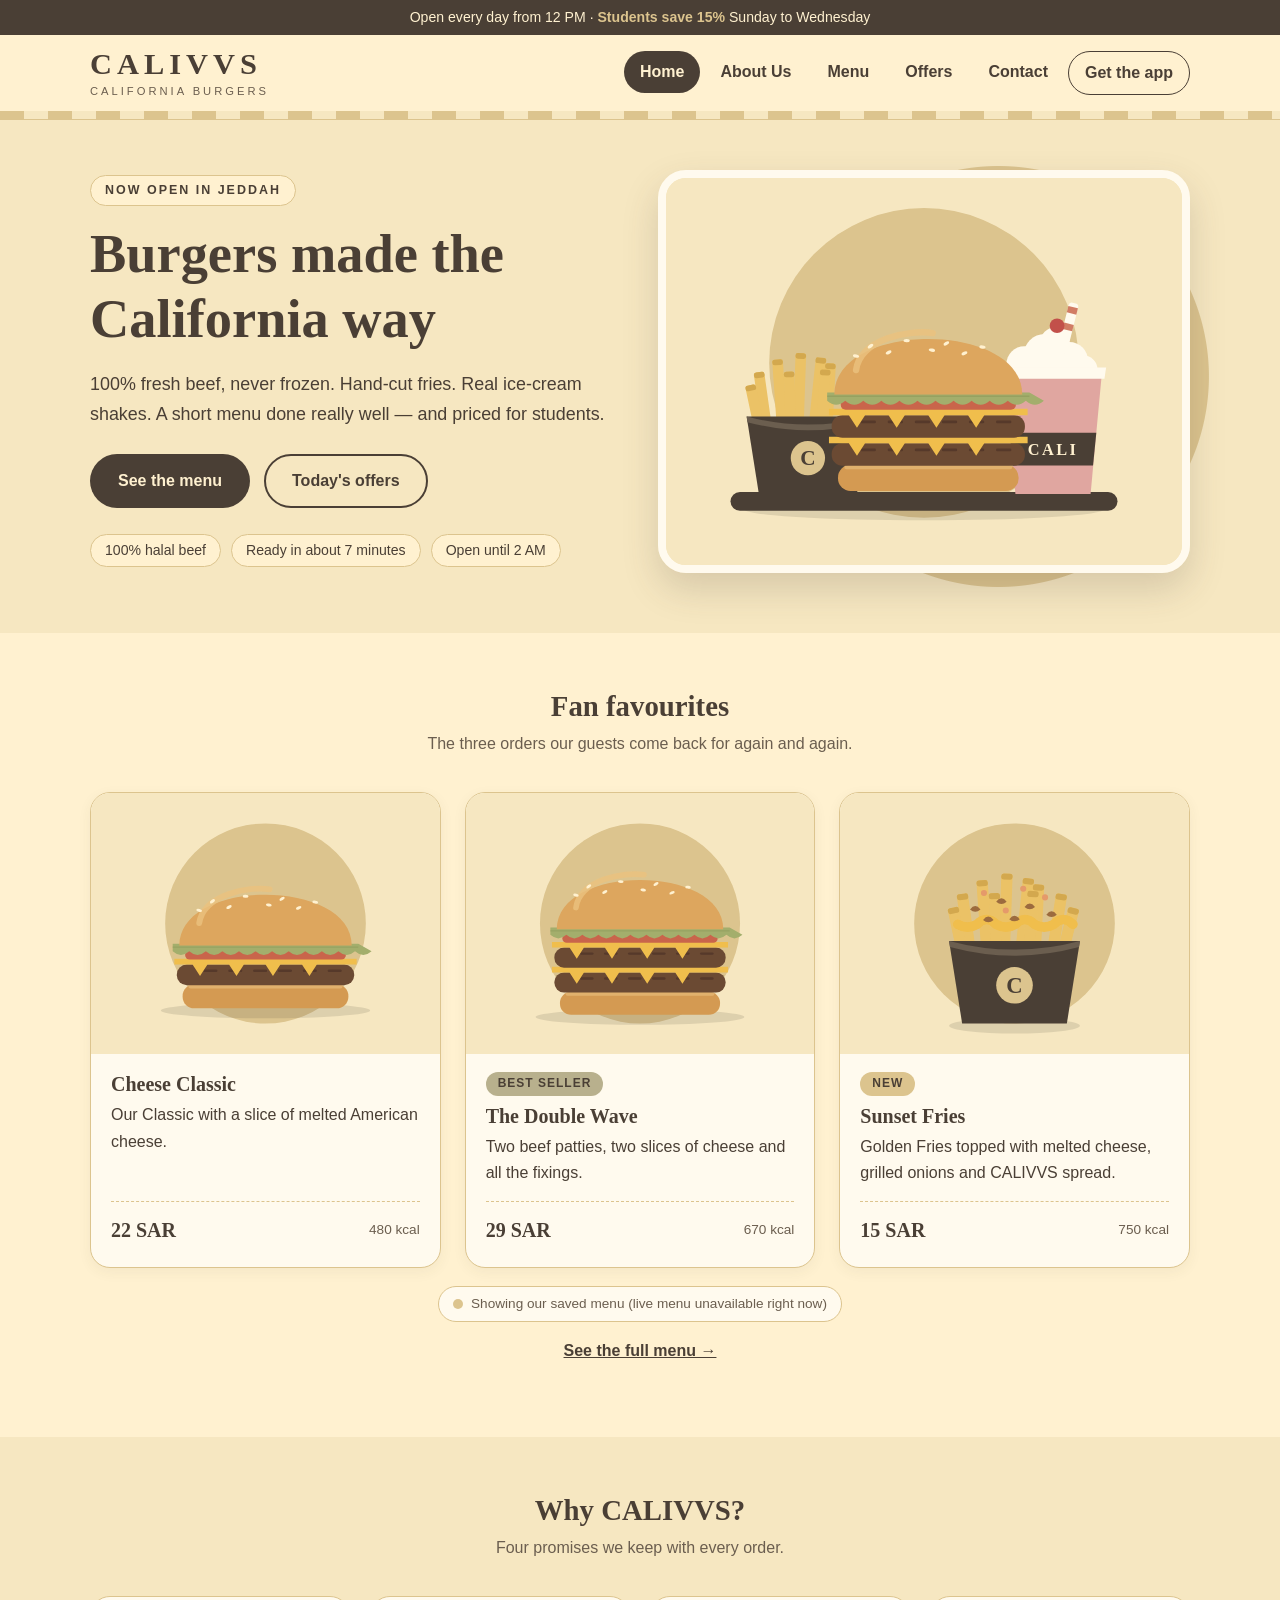
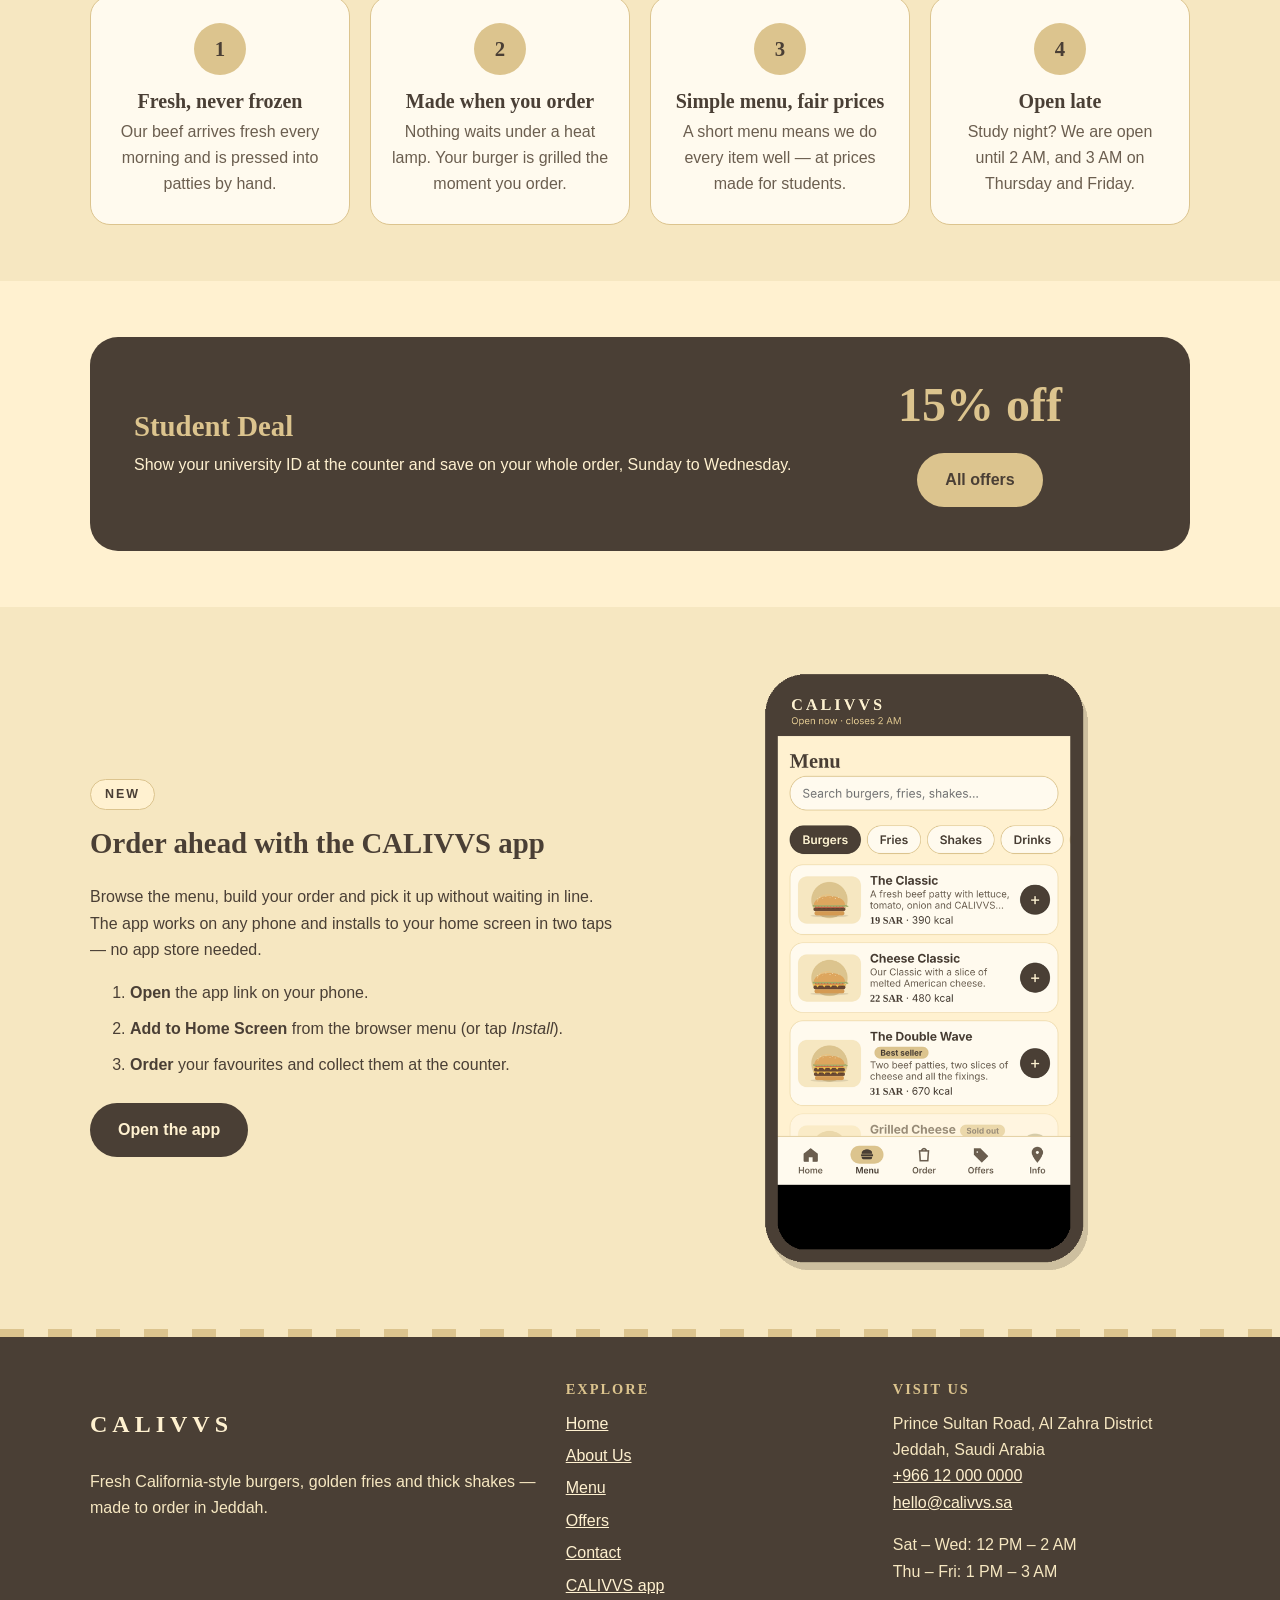
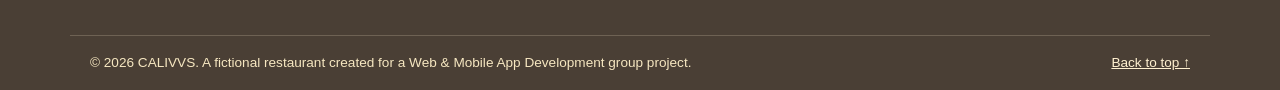
<file: index.html>
<!DOCTYPE html>
<html lang="en">
<head>
  <meta charset="utf-8">
  <meta name="viewport" content="width=device-width, initial-scale=1">
  <title>CALIVVS | California Burgers in Jeddah</title>
  <meta name="description" content="CALIVVS serves fresh California-style burgers, hand-cut fries and real ice-cream shakes in Jeddah, with special prices for students.">
  <meta name="keywords" content="CALIVVS, burgers, California burgers, fries, milkshakes, Jeddah, student offers">
  <link rel="icon" href="images/favicon.ico" type="image/x-icon">
  <link rel="stylesheet" href="css/style.css">
  <link rel="stylesheet" href="css/print.css" media="print">
  <meta name="theme-color" content="#4A3F35">
  <script src="data/menu-backup.js" defer></script>
  <script src="js/calivvs-data.js" defer></script>
  <script src="js/site.js" defer></script>
</head>
<body>
  <a class="skip" href="#main">Skip to main content</a>

  <div class="topbar">
    <p>Open every day from 12 PM &middot; <strong>Students save 15%</strong> Sunday to Wednesday</p>
  </div>

  <header class="site-header" id="top">
    <div class="wrap header-inner">
      <a class="logo" href="index.html">
        <span class="logo-mark">CALIVVS</span>
        <span class="logo-tag">California Burgers</span>
      </a>
      <nav class="main-nav" aria-label="Main navigation">
        <ul>
        <li><a href="index.html" class="current" aria-current="page">Home</a></li>
        <li><a href="about.html">About Us</a></li>
        <li><a href="menu.html">Menu</a></li>
        <li><a href="offers.html">Offers</a></li>
        <li><a href="contact.html">Contact</a></li>
        <li><a class="nav-app" href="app/">Get the app</a></li>
        </ul>
      </nav>
    </div>
    <div class="awning"></div>
  </header>

  <main id="main">
    <section class="hero">
      <div class="wrap hero-inner">
        <div>
          <span class="eyebrow">Now open in Jeddah</span>
          <h1>Burgers made the California way</h1>
          <p>100% fresh beef, never frozen. Hand-cut fries. Real ice-cream shakes. A short menu done really well &mdash; and priced for students.</p>
          <div class="btn-row">
            <a class="btn btn-dark" href="menu.html">See the menu</a>
            <a class="btn btn-outline" href="offers.html">Today's offers</a>
          </div>
          <ul class="hero-facts">
            <li>100% halal beef</li>
            <li>Ready in about 7 minutes</li>
            <li>Open until 2 AM</li>
          </ul>
        </div>
        <figure class="hero-photo">
          <img src="images/hero-burger.svg" alt="A CALIVVS Double Wave burger served with golden fries" width="1200" height="900">
        </figure>
      </div>
    </section>

    <section class="section">
      <div class="wrap">
        <div class="section-title">
          <h2>Fan favourites</h2>
          <p>The three orders our guests come back for again and again.</p>
        </div>
        <div class="card-grid" data-render="featured">
          <article class="card">
            <img src="images/burger-cheese.svg" alt="Cheese Classic" width="800" height="600" loading="lazy">
            <div class="card-body">
              <h3>Cheese Classic</h3>
              <p>Our Classic with a slice of melted American cheese.</p>
              <p class="price-row"><span class="price">22 SAR</span> <span class="cal">480 kcal</span></p>
            </div>
          </article>
          <article class="card">
            <img src="images/burger-double.svg" alt="The Double Wave" width="800" height="600" loading="lazy">
            <div class="card-body">
              <span class="badge">Best seller</span>
              <h3>The Double Wave</h3>
              <p>Two beef patties, two slices of cheese and all the fixings.</p>
              <p class="price-row"><span class="price">29 SAR</span> <span class="cal">670 kcal</span></p>
            </div>
          </article>
          <article class="card">
            <img src="images/fries-sunset.svg" alt="Sunset Fries" width="800" height="600" loading="lazy">
            <div class="card-body">
              <span class="badge badge-tan">New</span>
              <h3>Sunset Fries</h3>
              <p>Golden Fries topped with melted cheese, grilled onions and CALIVVS spread.</p>
              <p class="price-row"><span class="price">15 SAR</span> <span class="cal">750 kcal</span></p>
            </div>
          </article>
        </div>
        <p class="data-status" data-status><span class="dot"></span> <span class="status-text">Showing our saved menu.</span></p>
        <p class="center"><a class="more-link" href="menu.html">See the full menu &rarr;</a></p>
      </div>
    </section>

    <section class="section section-alt">
      <div class="wrap">
        <div class="section-title">
          <h2>Why CALIVVS?</h2>
          <p>Four promises we keep with every order.</p>
        </div>
        <div class="features">
          <div class="feature">
            <span class="num">1</span>
            <h3>Fresh, never frozen</h3>
            <p>Our beef arrives fresh every morning and is pressed into patties by hand.</p>
          </div>
          <div class="feature">
            <span class="num">2</span>
            <h3>Made when you order</h3>
            <p>Nothing waits under a heat lamp. Your burger is grilled the moment you order.</p>
          </div>
          <div class="feature">
            <span class="num">3</span>
            <h3>Simple menu, fair prices</h3>
            <p>A short menu means we do every item well &mdash; at prices made for students.</p>
          </div>
          <div class="feature">
            <span class="num">4</span>
            <h3>Open late</h3>
            <p>Study night? We are open until 2 AM, and 3 AM on Thursday and Friday.</p>
          </div>
        </div>
      </div>
    </section>

    <section class="section">
      <div class="wrap">
        <div class="promo">
          <div>
            <h2>Student Deal</h2>
            <p>Show your university ID at the counter and save on your whole order, Sunday to Wednesday.</p>
          </div>
          <div class="actions">
            <p class="big">15% off</p>
            <div class="btn-row">
              <a class="btn btn-light" href="offers.html">All offers</a>
            </div>
          </div>
        </div>
      </div>
    </section>

    <section class="section section-alt" id="get-app">
      <div class="wrap split">
        <div>
          <span class="eyebrow">New</span>
          <h2>Order ahead with the CALIVVS app</h2>
          <p>Browse the menu, build your order and pick it up without waiting in line. The app works on any phone and installs to your home screen in two taps &mdash; no app store needed.</p>
          <ol class="steps">
            <li><strong>Open</strong> the app link on your phone.</li>
            <li><strong>Add to Home Screen</strong> from the browser menu (or tap <em>Install</em>).</li>
            <li><strong>Order</strong> your favourites and collect them at the counter.</li>
          </ol>
          <div class="btn-row">
            <a class="btn btn-dark" href="app/">Open the app</a>
          </div>
        </div>
        <figure class="photo app-figure">
          <img src="images/app-preview.png" alt="The CALIVVS app menu screen on a phone" width="604" height="1084" loading="lazy">
        </figure>
      </div>
    </section>
  </main>

  <footer class="site-footer">
    <div class="awning"></div>
    <div class="wrap footer-grid">
      <div>
        <p class="logo-mark">CALIVVS</p>
        <p>Fresh California-style burgers, golden fries and thick shakes &mdash; made to order in Jeddah.</p>
      </div>
      <div>
        <h2>Explore</h2>
        <ul>
            <li><a href="index.html">Home</a></li>
            <li><a href="about.html">About Us</a></li>
            <li><a href="menu.html">Menu</a></li>
            <li><a href="offers.html">Offers</a></li>
            <li><a href="contact.html">Contact</a></li>
            <li><a href="app/">CALIVVS app</a></li>
        </ul>
      </div>
      <div>
        <h2>Visit us</h2>
        <address>
          Prince Sultan Road, Al Zahra District<br>Jeddah, Saudi Arabia<br>
          <a href="tel:+966120000000" dir="ltr">+966 12 000 0000</a><br>
          <a href="mailto:hello@calivvs.sa">hello@calivvs.sa</a>
        </address>
        <p>Sat &ndash; Wed: 12 PM &ndash; 2 AM<br>Thu &ndash; Fri: 1 PM &ndash; 3 AM</p>
      </div>
    </div>
    <div class="wrap footer-bottom">
      <p>&copy; 2026 CALIVVS. A fictional restaurant created for a Web &amp; Mobile App Development group project.</p>
      <p><a href="#top">Back to top &uarr;</a></p>
    </div>
  </footer>
</body>
</html>
</file>
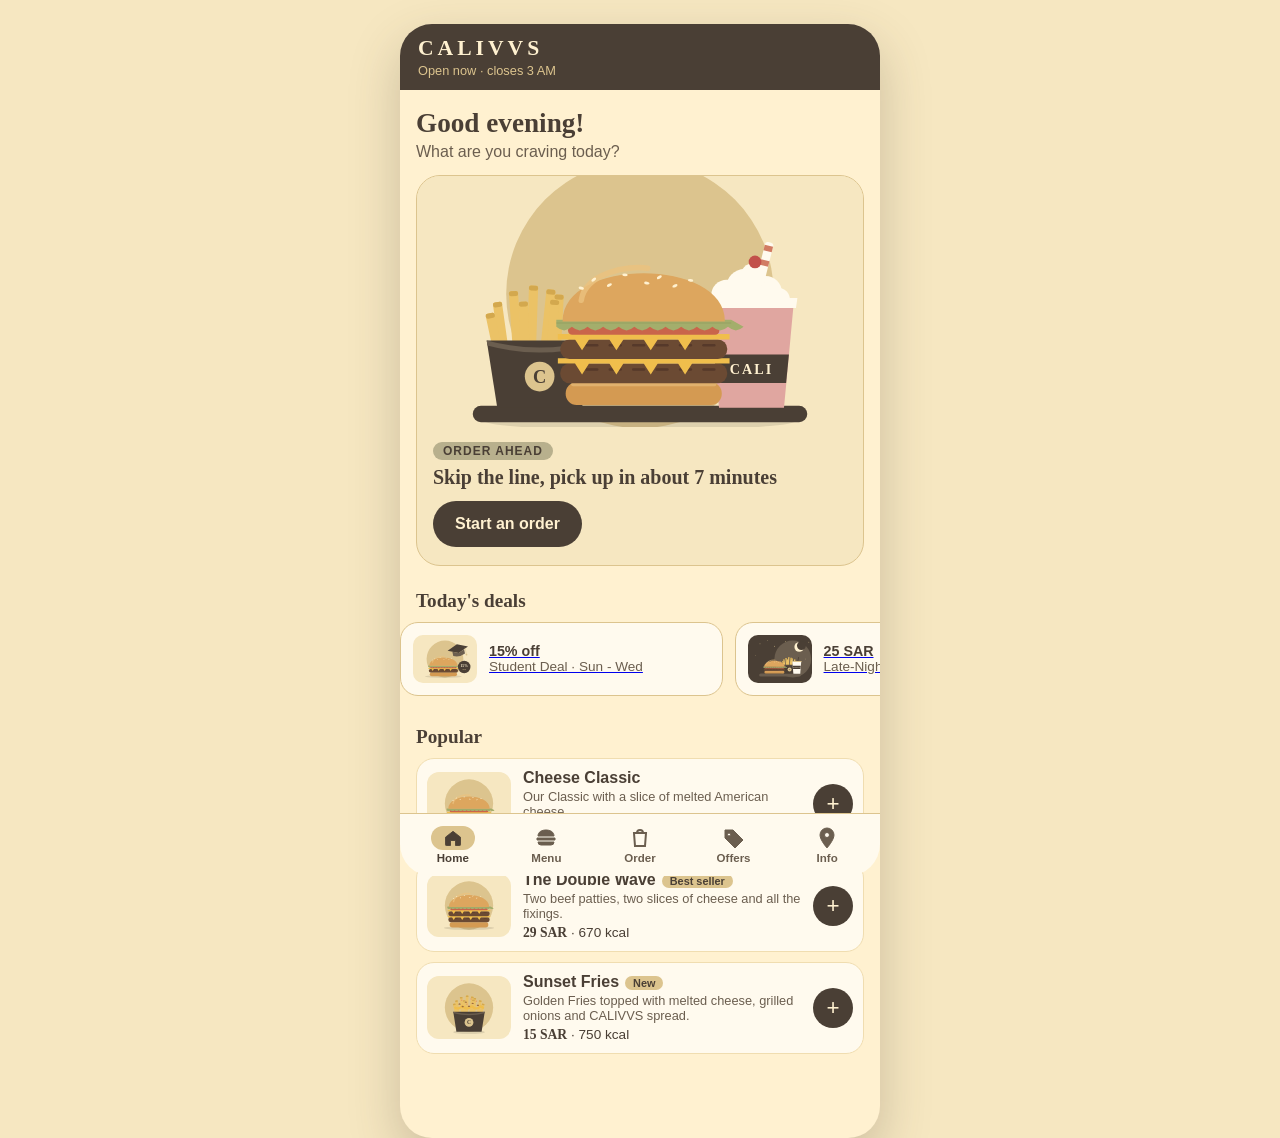
<file: app/index.html>
<!DOCTYPE html>
<html lang="en">
<head>
  <meta charset="utf-8">
  <meta name="viewport" content="width=device-width, initial-scale=1, viewport-fit=cover">
  <title>CALIVVS App</title>
  <meta name="description" content="Order CALIVVS burgers, fries and shakes ahead from your phone.">
  <meta name="theme-color" content="#4A3F35">
  <link rel="manifest" href="manifest.webmanifest">
  <link rel="icon" href="icons/icon-192.png" type="image/png">
  <link rel="apple-touch-icon" href="icons/apple-touch-icon.png">
  <meta name="apple-mobile-web-app-capable" content="yes">
  <meta name="apple-mobile-web-app-status-bar-style" content="black-translucent">
  <meta name="apple-mobile-web-app-title" content="CALIVVS">
  <link rel="stylesheet" href="app.css">
  <script src="../data/menu-backup.js" defer></script>
  <script src="../js/calivvs-data.js" defer></script>
  <script src="app.js" defer></script>
</head>
<body>
  <div class="phone">
    <!-- Top bar -->
    <header class="appbar">
      <div>
        <p class="brand">CALIVVS</p>
        <p class="open-status" id="open-status">Checking hours&hellip;</p>
      </div>
      <button class="install-btn" id="install-btn" type="button" hidden>Install</button>
    </header>

    <!-- Screens (only one is visible at a time) -->
    <main class="screens">
      <!-- HOME -->
      <section class="screen" id="screen-home" data-screen="home">
        <h1 class="greeting" id="greeting">Hello!</h1>
        <p class="sub">What are you craving today?</p>
        <div class="hero-card">
          <img src="../images/hero-burger.svg" alt="Double Wave burger with fries and a shake" width="1200" height="900">
          <div class="hero-text">
            <p class="tag">Order ahead</p>
            <p class="hero-title">Skip the line, pick up in about 7 minutes</p>
            <button class="btn btn-dark" type="button" data-go="menu">Start an order</button>
          </div>
        </div>
        <h2 class="section-h">Today's deals</h2>
        <div class="offer-strip" id="home-offers"></div>
        <h2 class="section-h">Popular</h2>
        <div class="item-list" id="home-popular"></div>
      </section>

      <!-- MENU -->
      <section class="screen" id="screen-menu" data-screen="menu" hidden>
        <h1 class="screen-title">Menu</h1>
        <label class="search">
          <span class="visually-hidden">Search the menu</span>
          <input type="search" id="search" placeholder="Search burgers, fries, shakes&hellip;" autocomplete="off">
        </label>
        <div class="chips" id="chips" role="tablist" aria-label="Menu categories"></div>
        <div class="item-list" id="menu-list"></div>
        <p class="empty" id="menu-empty" hidden>No items match your search.</p>
      </section>

      <!-- ORDER -->
      <section class="screen" id="screen-order" data-screen="order" hidden>
        <h1 class="screen-title">Your order</h1>
        <div id="cart-empty" class="empty-state">
          <img src="../images/combo.svg" alt="" width="800" height="600">
          <p><strong>Your order is empty</strong></p>
          <p class="sub">Add something tasty from the menu.</p>
          <button class="btn btn-dark" type="button" data-go="menu">Browse the menu</button>
        </div>
        <form id="order-form" hidden>
          <div class="cart" id="cart-list"></div>

          <fieldset class="panel">
            <legend>How do you want it?</legend>
            <div class="segmented">
              <input type="radio" name="type" id="type-pickup" value="Pickup" checked>
              <label for="type-pickup">Pickup</label>
              <input type="radio" name="type" id="type-dine" value="Dine-in">
              <label for="type-dine">Dine-in</label>
            </div>
            <label class="field-label" for="pickup-time">Ready time</label>
            <select id="pickup-time" class="field">
              <option value="ASAP">As soon as possible (~7 min)</option>
              <option value="15">In 15 minutes</option>
              <option value="30">In 30 minutes</option>
              <option value="60">In 1 hour</option>
            </select>
            <label class="field-label" for="customer-name">Name for the order</label>
            <input id="customer-name" class="field" type="text" required maxlength="40" autocomplete="given-name" placeholder="e.g. Nahar">
            <label class="field-label" for="order-note">Note for the kitchen (optional)</label>
            <input id="order-note" class="field" type="text" maxlength="80" placeholder="e.g. no onions">
            <label class="check">
              <input type="checkbox" id="student">
              <span>I'm a student &mdash; 15% off (show ID at pickup, Sun&ndash;Wed)</span>
            </label>
            <p class="hint" id="student-hint"></p>
          </fieldset>

          <div class="totals panel">
            <p><span>Subtotal</span><span id="t-sub">0 SAR</span></p>
            <p id="t-disc-row" hidden><span>Student discount</span><span id="t-disc">&minus;0 SAR</span></p>
            <p class="grand"><span>Total <small>(VAT incl.)</small></span><span id="t-total">0 SAR</span></p>
          </div>
          <button class="btn btn-dark btn-block" type="submit" id="place-btn">Place order</button>
          <button class="btn btn-ghost btn-block" type="button" id="clear-btn">Clear order</button>
        </form>
      </section>

      <!-- CONFIRMATION -->
      <section class="screen" id="screen-done" data-screen="done" hidden>
        <div class="done">
          <div class="tick" aria-hidden="true">&#10003;</div>
          <h1 class="screen-title">Order placed!</h1>
          <p class="order-no" id="done-number"></p>
          <p id="done-text"></p>
          <div class="panel" id="done-items"></div>
          <p class="hint">Demo app: orders are saved on this phone and shown under Info &rarr; Recent orders.</p>
          <button class="btn btn-dark btn-block" type="button" data-go="home">Back to home</button>
        </div>
      </section>

      <!-- OFFERS -->
      <section class="screen" id="screen-offers" data-screen="offers" hidden>
        <h1 class="screen-title">Offers</h1>
        <div class="offer-list" id="offer-list"></div>
      </section>

      <!-- INFO -->
      <section class="screen" id="screen-info" data-screen="info" hidden>
        <h1 class="screen-title">Visit us</h1>
        <div class="panel">
          <p class="big-status" id="info-status"></p>
          <p>Prince Sultan Road, Al Zahra District, Jeddah</p>
          <div class="action-row">
            <a class="action" href="tel:+966120000000">Call</a>
            <a class="action" href="https://www.google.com/maps/search/?api=1&amp;query=Prince+Sultan+Road+Al+Zahra+Jeddah" target="_blank" rel="noopener">Directions</a>
            <a class="action" href="mailto:hello@calivvs.sa">Email</a>
          </div>
        </div>
        <h2 class="section-h">Opening hours</h2>
        <div class="panel hours" id="hours"></div>
        <h2 class="section-h">Recent orders</h2>
        <div class="panel" id="history"></div>
        <h2 class="section-h">About this app</h2>
        <div class="panel">
          <p class="data-line" id="data-line">Loading menu&hellip;</p>
          <p><a href="../index.html">Open the CALIVVS website</a></p>
          <p class="hint">A fictional restaurant created for a Web &amp; Mobile App Development group project.</p>
        </div>
      </section>
    </main>

    <!-- Item details (bottom sheet) -->
    <div class="sheet-backdrop" id="sheet-backdrop" hidden></div>
    <div class="sheet" id="sheet" role="dialog" aria-modal="true" aria-labelledby="sheet-name" hidden>
      <img id="sheet-img" src="../images/combo.svg" alt="" width="800" height="600">
      <div class="sheet-body">
        <h2 id="sheet-name"></h2>
        <p class="sub" id="sheet-desc"></p>
        <p class="meta" id="sheet-meta"></p>
        <div class="stepper big">
          <button type="button" id="sheet-minus" aria-label="Fewer">&minus;</button>
          <span id="sheet-qty">1</span>
          <button type="button" id="sheet-plus" aria-label="More">+</button>
        </div>
        <button class="btn btn-dark btn-block" type="button" id="sheet-add">Add to order</button>
      </div>
    </div>

    <div class="toast" id="toast" role="status" aria-live="polite"></div>

    <!-- Bottom tab bar -->
    <nav class="tabbar" aria-label="App sections">
      <a href="#home" data-tab="home"><svg viewBox="0 0 24 24"><path d="M3 11l9-7 9 7v9a1 1 0 0 1-1 1h-5v-6H9v6H4a1 1 0 0 1-1-1z"/></svg><span>Home</span></a>
      <a href="#menu" data-tab="menu"><svg viewBox="0 0 24 24"><path d="M4 10c0-4 3.6-6 8-6s8 2 8 6zM3 12h18v2H3zM4 16h16a3 3 0 0 1-3 3H7a3 3 0 0 1-3-3z"/></svg><span>Menu</span></a>
      <a href="#order" data-tab="order"><svg viewBox="0 0 24 24"><path d="M6 7h12l-1 13H7zM9 7a3 3 0 0 1 6 0" fill="none" stroke-width="2"/></svg><span>Order</span><b class="count" id="tab-count" hidden>0</b></a>
      <a href="#offers" data-tab="offers"><svg viewBox="0 0 24 24"><path d="M3 12V4h8l10 10-8 8zm4-5a1.5 1.5 0 1 0 0 3 1.5 1.5 0 0 0 0-3z"/></svg><span>Offers</span></a>
      <a href="#info" data-tab="info"><svg viewBox="0 0 24 24"><path d="M12 2a7 7 0 0 1 7 7c0 5-7 13-7 13S5 14 5 9a7 7 0 0 1 7-7zm0 4.5A2.5 2.5 0 1 0 12 11.5 2.5 2.5 0 0 0 12 6.5z"/></svg><span>Info</span></a>
    </nav>
  </div>
</body>
</html>
</file>
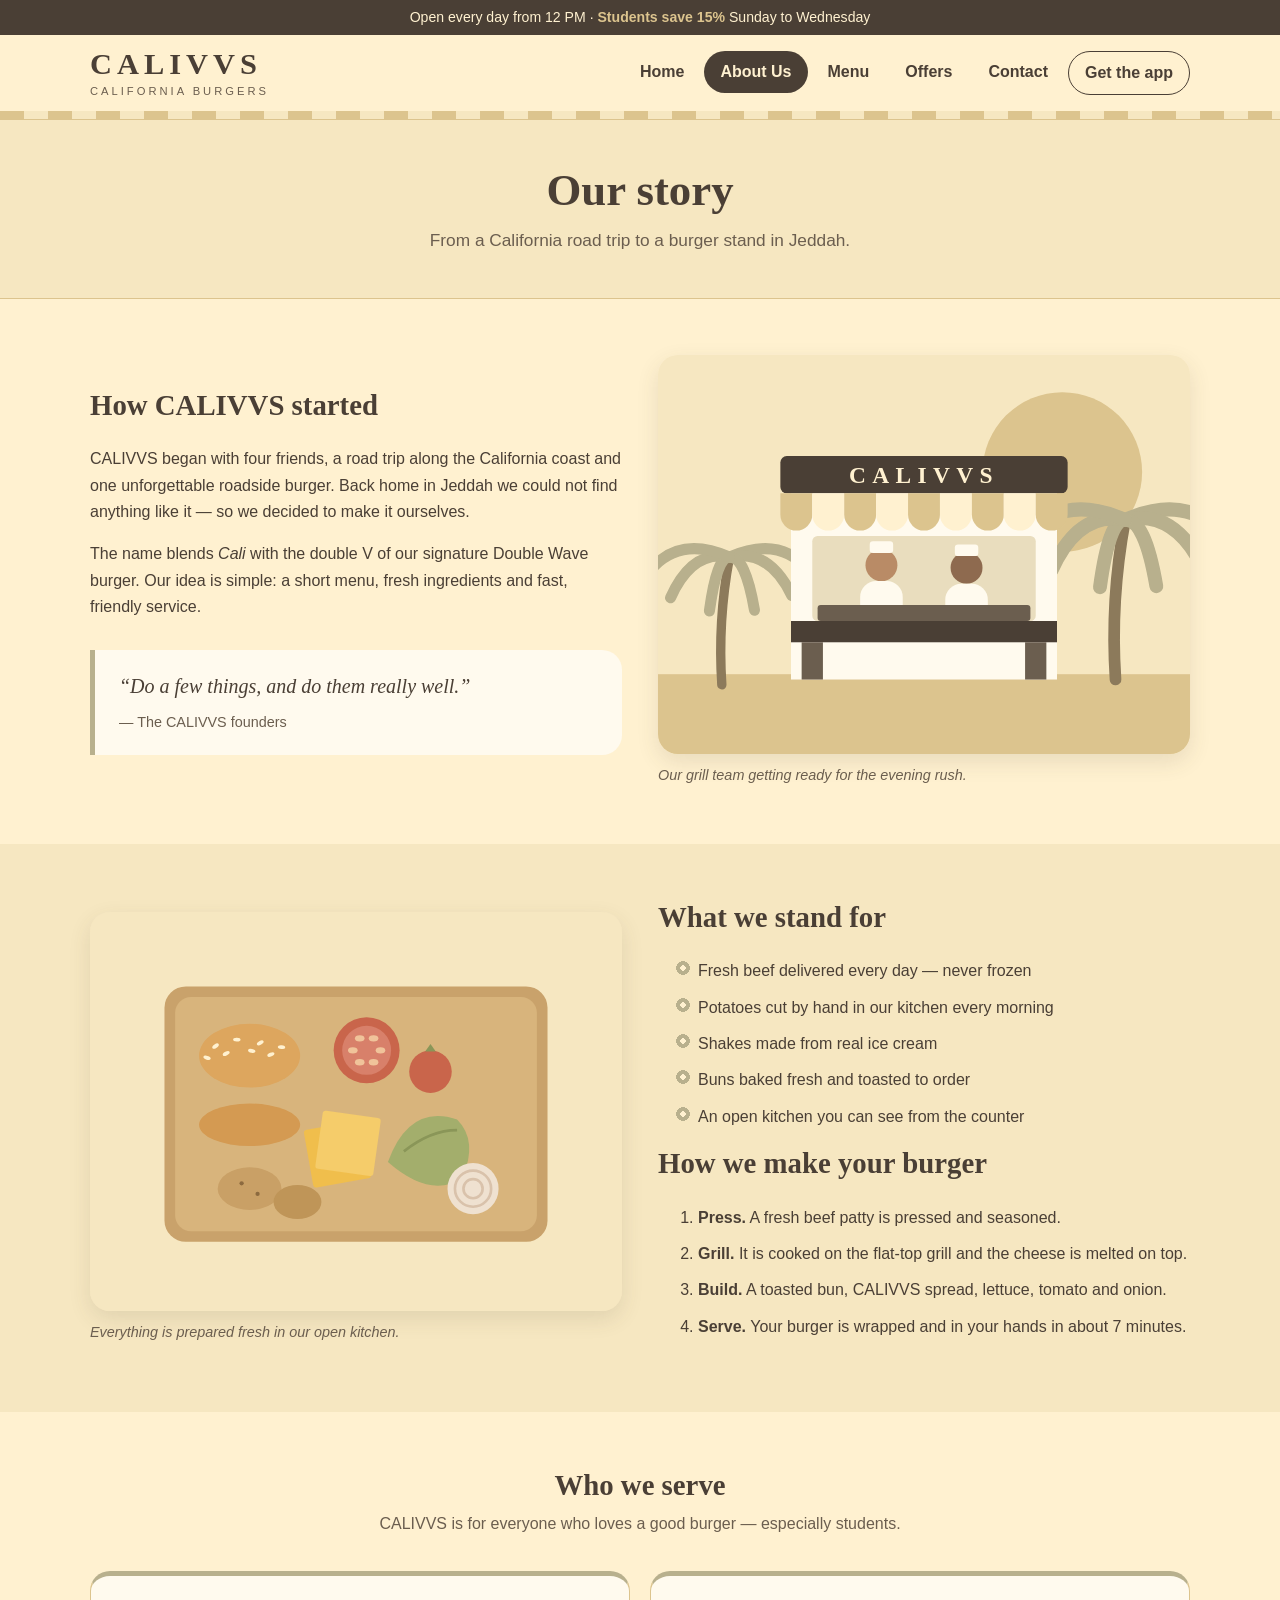
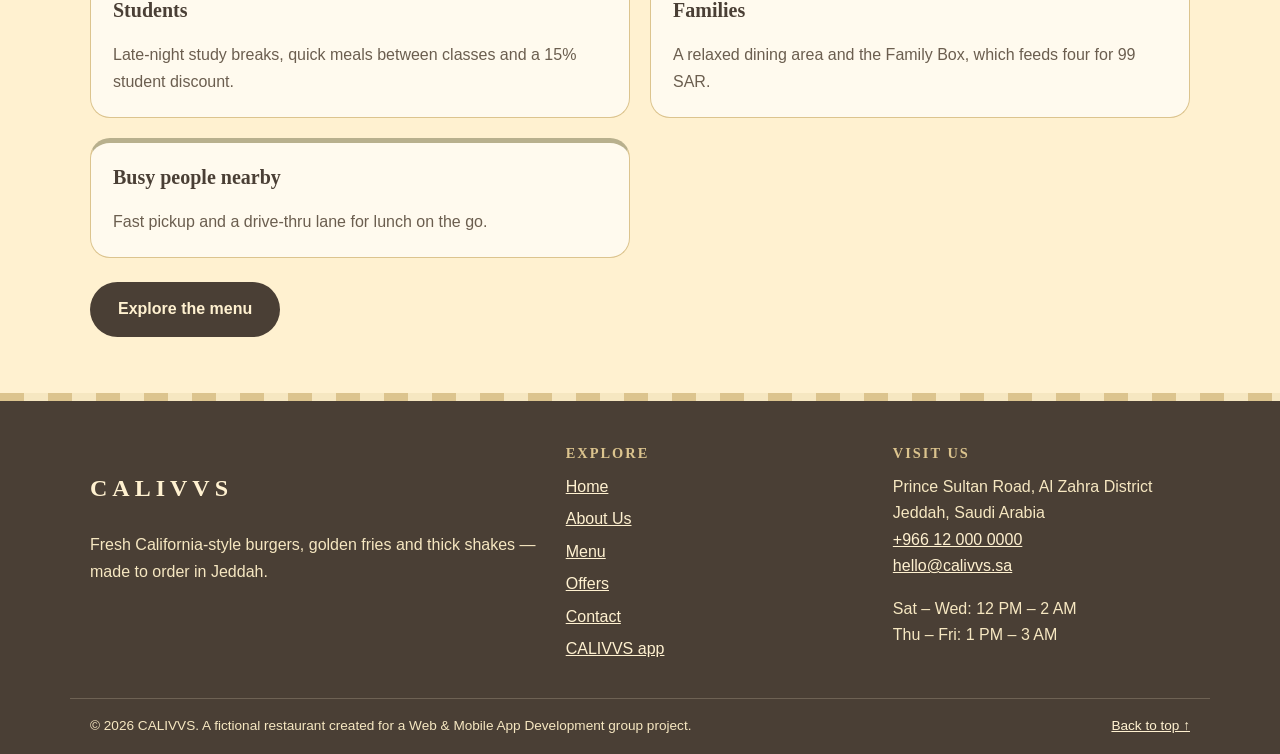
<file: about.html>
<!DOCTYPE html>
<html lang="en">
<head>
  <meta charset="utf-8">
  <meta name="viewport" content="width=device-width, initial-scale=1">
  <title>About Us | CALIVVS</title>
  <meta name="description" content="The story of CALIVVS: four friends bringing fresh California-style burgers to Jeddah.">
  <meta name="keywords" content="CALIVVS, burgers, California burgers, fries, milkshakes, Jeddah, student offers">
  <link rel="icon" href="images/favicon.ico" type="image/x-icon">
  <link rel="stylesheet" href="css/style.css">
  <link rel="stylesheet" href="css/print.css" media="print">
  <meta name="theme-color" content="#4A3F35">
</head>
<body>
  <a class="skip" href="#main">Skip to main content</a>

  <div class="topbar">
    <p>Open every day from 12 PM &middot; <strong>Students save 15%</strong> Sunday to Wednesday</p>
  </div>

  <header class="site-header" id="top">
    <div class="wrap header-inner">
      <a class="logo" href="index.html">
        <span class="logo-mark">CALIVVS</span>
        <span class="logo-tag">California Burgers</span>
      </a>
      <nav class="main-nav" aria-label="Main navigation">
        <ul>
        <li><a href="index.html">Home</a></li>
        <li><a href="about.html" class="current" aria-current="page">About Us</a></li>
        <li><a href="menu.html">Menu</a></li>
        <li><a href="offers.html">Offers</a></li>
        <li><a href="contact.html">Contact</a></li>
        <li><a class="nav-app" href="app/">Get the app</a></li>
        </ul>
      </nav>
    </div>
    <div class="awning"></div>
  </header>

  <main id="main">
    <section class="page-banner">
      <div class="wrap">
        <h1>Our story</h1>
        <p>From a California road trip to a burger stand in Jeddah.</p>
      </div>
    </section>

    <section class="section">
      <div class="wrap split">
        <div>
          <h2>How CALIVVS started</h2>
          <p>CALIVVS began with four friends, a road trip along the California coast and one unforgettable roadside burger. Back home in Jeddah we could not find anything like it &mdash; so we decided to make it ourselves.</p>
          <p>The name blends <em>Cali</em> with the double V of our signature Double Wave burger. Our idea is simple: a short menu, fresh ingredients and fast, friendly service.</p>
          <blockquote class="motto">
            <p>&ldquo;Do a few things, and do them really well.&rdquo;</p>
            <cite>&mdash; The CALIVVS founders</cite>
          </blockquote>
        </div>
        <figure class="photo">
          <img src="images/about-team.svg" alt="The CALIVVS grill team at work behind the counter" width="1000" height="750" loading="lazy">
          <figcaption>Our grill team getting ready for the evening rush.</figcaption>
        </figure>
      </div>
    </section>

    <section class="section section-alt">
      <div class="wrap split">
        <figure class="photo">
          <img src="images/about-kitchen.svg" alt="Fresh ingredients ready on the CALIVVS kitchen counter" width="1000" height="750" loading="lazy">
          <figcaption>Everything is prepared fresh in our open kitchen.</figcaption>
        </figure>
        <div>
          <h2>What we stand for</h2>
          <ul class="checks">
              <li>Fresh beef delivered every day &mdash; never frozen</li>
              <li>Potatoes cut by hand in our kitchen every morning</li>
              <li>Shakes made from real ice cream</li>
              <li>Buns baked fresh and toasted to order</li>
              <li>An open kitchen you can see from the counter</li>
          </ul>
          <h2>How we make your burger</h2>
          <ol class="steps">
              <li><strong>Press.</strong> A fresh beef patty is pressed and seasoned.</li>
              <li><strong>Grill.</strong> It is cooked on the flat-top grill and the cheese is melted on top.</li>
              <li><strong>Build.</strong> A toasted bun, CALIVVS spread, lettuce, tomato and onion.</li>
              <li><strong>Serve.</strong> Your burger is wrapped and in your hands in about 7 minutes.</li>
          </ol>
        </div>
      </div>
    </section>

    <section class="section">
      <div class="wrap">
        <div class="section-title">
          <h2>Who we serve</h2>
          <p>CALIVVS is for everyone who loves a good burger &mdash; especially students.</p>
        </div>
        <div class="services">
          <div class="service">
            <h3>Students</h3>
            <p>Late-night study breaks, quick meals between classes and a 15% student discount.</p>
          </div>
          <div class="service">
            <h3>Families</h3>
            <p>A relaxed dining area and the Family Box, which feeds four for 99 SAR.</p>
          </div>
          <div class="service">
            <h3>Busy people nearby</h3>
            <p>Fast pickup and a drive-thru lane for lunch on the go.</p>
          </div>
        </div>
        <div class="btn-row">
          <a class="btn btn-dark" href="menu.html">Explore the menu</a>
        </div>
      </div>
    </section>
  </main>

  <footer class="site-footer">
    <div class="awning"></div>
    <div class="wrap footer-grid">
      <div>
        <p class="logo-mark">CALIVVS</p>
        <p>Fresh California-style burgers, golden fries and thick shakes &mdash; made to order in Jeddah.</p>
      </div>
      <div>
        <h2>Explore</h2>
        <ul>
            <li><a href="index.html">Home</a></li>
            <li><a href="about.html">About Us</a></li>
            <li><a href="menu.html">Menu</a></li>
            <li><a href="offers.html">Offers</a></li>
            <li><a href="contact.html">Contact</a></li>
            <li><a href="app/">CALIVVS app</a></li>
        </ul>
      </div>
      <div>
        <h2>Visit us</h2>
        <address>
          Prince Sultan Road, Al Zahra District<br>Jeddah, Saudi Arabia<br>
          <a href="tel:+966120000000" dir="ltr">+966 12 000 0000</a><br>
          <a href="mailto:hello@calivvs.sa">hello@calivvs.sa</a>
        </address>
        <p>Sat &ndash; Wed: 12 PM &ndash; 2 AM<br>Thu &ndash; Fri: 1 PM &ndash; 3 AM</p>
      </div>
    </div>
    <div class="wrap footer-bottom">
      <p>&copy; 2026 CALIVVS. A fictional restaurant created for a Web &amp; Mobile App Development group project.</p>
      <p><a href="#top">Back to top &uarr;</a></p>
    </div>
  </footer>
</body>
</html>
</file>
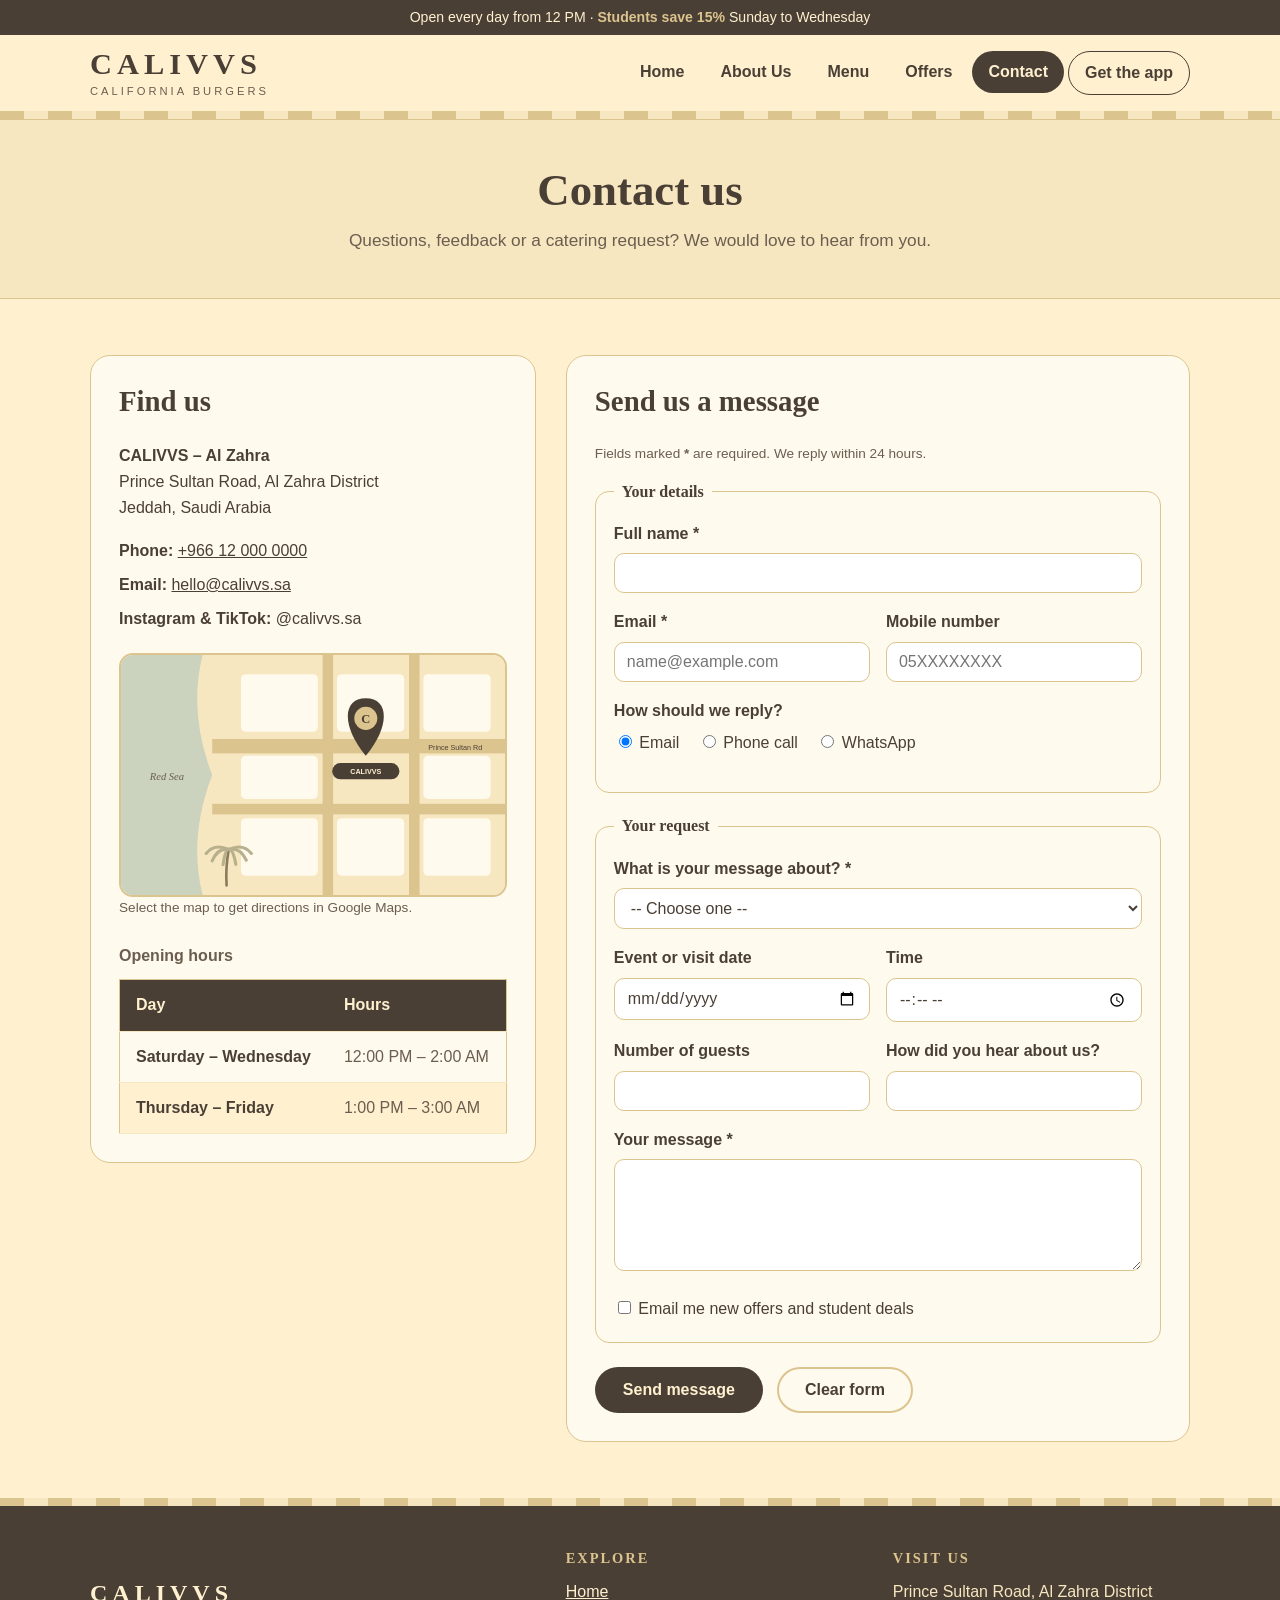
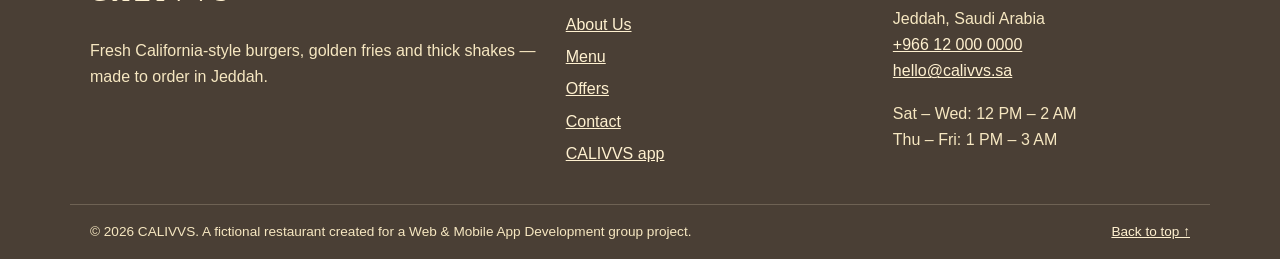
<file: contact.html>
<!DOCTYPE html>
<html lang="en">
<head>
  <meta charset="utf-8">
  <meta name="viewport" content="width=device-width, initial-scale=1">
  <title>Contact Us | CALIVVS</title>
  <meta name="description" content="Contact CALIVVS in Jeddah: address, phone, email, opening hours, map and a contact form for questions, feedback and catering.">
  <meta name="keywords" content="CALIVVS, burgers, California burgers, fries, milkshakes, Jeddah, student offers">
  <link rel="icon" href="images/favicon.ico" type="image/x-icon">
  <link rel="stylesheet" href="css/style.css">
  <link rel="stylesheet" href="css/print.css" media="print">
  <meta name="theme-color" content="#4A3F35">
</head>
<body>
  <a class="skip" href="#main">Skip to main content</a>

  <div class="topbar">
    <p>Open every day from 12 PM &middot; <strong>Students save 15%</strong> Sunday to Wednesday</p>
  </div>

  <header class="site-header" id="top">
    <div class="wrap header-inner">
      <a class="logo" href="index.html">
        <span class="logo-mark">CALIVVS</span>
        <span class="logo-tag">California Burgers</span>
      </a>
      <nav class="main-nav" aria-label="Main navigation">
        <ul>
        <li><a href="index.html">Home</a></li>
        <li><a href="about.html">About Us</a></li>
        <li><a href="menu.html">Menu</a></li>
        <li><a href="offers.html">Offers</a></li>
        <li><a href="contact.html" class="current" aria-current="page">Contact</a></li>
        <li><a class="nav-app" href="app/">Get the app</a></li>
        </ul>
      </nav>
    </div>
    <div class="awning"></div>
  </header>

  <main id="main">
    <section class="page-banner">
      <div class="wrap">
        <h1>Contact us</h1>
        <p>Questions, feedback or a catering request? We would love to hear from you.</p>
      </div>
    </section>

    <section class="section">
      <div class="wrap contact-grid">
        <div class="info-card">
          <h2>Find us</h2>
          <address>
            <strong>CALIVVS &ndash; Al Zahra</strong><br>
            Prince Sultan Road, Al Zahra District<br>Jeddah, Saudi Arabia
          </address>
          <ul class="contact-list">
            <li><strong>Phone:</strong> <a href="tel:+966120000000" dir="ltr">+966 12 000 0000</a></li>
            <li><strong>Email:</strong> <a href="mailto:hello@calivvs.sa">hello@calivvs.sa</a></li>
            <li><strong>Instagram &amp; TikTok:</strong> <span dir="ltr">@calivvs.sa</span></li>
          </ul>
          <a class="map-link" href="https://www.google.com/maps/search/?api=1&amp;query=Prince+Sultan+Road+Al+Zahra+Jeddah" target="_blank" rel="noopener">
            <img src="images/map.svg" alt="Map showing CALIVVS on Prince Sultan Road, Jeddah. Opens Google Maps." width="800" height="500" loading="lazy">
          </a>
          <p class="hint">Select the map to get directions in Google Maps.</p>
        <div class="table-wrap">
          <table class="data-table">
            <caption>Opening hours</caption>
            <thead>
              <tr>
                <th scope="col">Day</th>
                <th scope="col">Hours</th>
              </tr>
            </thead>
            <tbody>
              <tr>
                <th scope="row">Saturday &ndash; Wednesday</th>
                <td>12:00 PM &ndash; 2:00 AM</td>
              </tr>
              <tr>
                <th scope="row">Thursday &ndash; Friday</th>
                <td>1:00 PM &ndash; 3:00 AM</td>
              </tr>
            </tbody>
          </table>
        </div>
        </div>

        <div class="form-card" id="contact-form">
          <h2>Send us a message</h2>
          <p class="hint">Fields marked <span class="req">*</span> are required. We reply within 24 hours.</p>
          <form action="thanks.html" method="get">
            <input type="hidden" name="page-language" value="en">
            <fieldset>
              <legend>Your details</legend>
              <div class="form-grid">
                <div class="form-row full">
                  <label for="name">Full name <span class="req">*</span></label>
                  <input class="field" type="text" id="name" name="name" required maxlength="60" autocomplete="name">
                </div>
                <div class="form-row">
                  <label for="email">Email <span class="req">*</span></label>
                  <input class="field" type="email" id="email" name="email" required autocomplete="email" placeholder="name@example.com" dir="ltr">
                </div>
                <div class="form-row">
                  <label for="phone">Mobile number</label>
                  <input class="field" type="tel" id="phone" name="phone" autocomplete="tel" placeholder="05XXXXXXXX" dir="ltr">
                </div>
                <div class="form-row full">
                  <span class="group-label" id="contact-pref">How should we reply?</span>
                  <p class="choices" role="radiogroup" aria-labelledby="contact-pref">
                    <input type="radio" id="pref-email" name="reply-by" value="email" checked>
                    <label for="pref-email">Email</label>
                    <input type="radio" id="pref-call" name="reply-by" value="call">
                    <label for="pref-call">Phone call</label>
                    <input type="radio" id="pref-whatsapp" name="reply-by" value="whatsapp">
                    <label for="pref-whatsapp">WhatsApp</label>
                  </p>
                </div>
              </div>
            </fieldset>

            <fieldset>
              <legend>Your request</legend>
              <div class="form-grid">
                <div class="form-row full">
                  <label for="reason">What is your message about? <span class="req">*</span></label>
                  <select class="field" id="reason" name="reason" required>
                    <option value="">-- Choose one --</option>
                  <option value="general">General question</option>
                  <option value="feedback">Feedback about a visit</option>
                  <option value="catering">Catering or university event</option>
                  <option value="group">Group booking (10+ people)</option>
                  </select>
                </div>
                <div class="form-row">
                  <label for="date">Event or visit date</label>
                  <input class="field" type="date" id="date" name="date" min="2026-11-15">
                </div>
                <div class="form-row">
                  <label for="time">Time</label>
                  <input class="field" type="time" id="time" name="time">
                </div>
                <div class="form-row">
                  <label for="guests">Number of guests</label>
                  <input class="field" type="number" id="guests" name="guests" min="1" max="200" step="1">
                </div>
                <div class="form-row">
                  <label for="heard">How did you hear about us?</label>
                  <input class="field" type="text" id="heard" name="heard" list="sources">
                  <datalist id="sources">
                  <option value="Instagram"></option>
                  <option value="TikTok"></option>
                  <option value="A friend"></option>
                  <option value="My university"></option>
                  <option value="Google Maps"></option>
                  </datalist>
                </div>
                <div class="form-row full">
                  <label for="message">Your message <span class="req">*</span></label>
                  <textarea class="field" id="message" name="message" rows="5" maxlength="500" required></textarea>
                </div>
                <div class="form-row full">
                  <input type="checkbox" id="news" name="news" value="yes">
                  <label for="news" class="inline-label">Email me new offers and student deals</label>
                </div>
              </div>
            </fieldset>

            <div class="btn-row">
              <input class="btn btn-dark" type="submit" value="Send message">
              <input class="btn btn-ghost" type="reset" value="Clear form">
            </div>
          </form>
        </div>
      </div>
    </section>
  </main>

  <footer class="site-footer">
    <div class="awning"></div>
    <div class="wrap footer-grid">
      <div>
        <p class="logo-mark">CALIVVS</p>
        <p>Fresh California-style burgers, golden fries and thick shakes &mdash; made to order in Jeddah.</p>
      </div>
      <div>
        <h2>Explore</h2>
        <ul>
            <li><a href="index.html">Home</a></li>
            <li><a href="about.html">About Us</a></li>
            <li><a href="menu.html">Menu</a></li>
            <li><a href="offers.html">Offers</a></li>
            <li><a href="contact.html">Contact</a></li>
            <li><a href="app/">CALIVVS app</a></li>
        </ul>
      </div>
      <div>
        <h2>Visit us</h2>
        <address>
          Prince Sultan Road, Al Zahra District<br>Jeddah, Saudi Arabia<br>
          <a href="tel:+966120000000" dir="ltr">+966 12 000 0000</a><br>
          <a href="mailto:hello@calivvs.sa">hello@calivvs.sa</a>
        </address>
        <p>Sat &ndash; Wed: 12 PM &ndash; 2 AM<br>Thu &ndash; Fri: 1 PM &ndash; 3 AM</p>
      </div>
    </div>
    <div class="wrap footer-bottom">
      <p>&copy; 2026 CALIVVS. A fictional restaurant created for a Web &amp; Mobile App Development group project.</p>
      <p><a href="#top">Back to top &uarr;</a></p>
    </div>
  </footer>
</body>
</html>
</file>
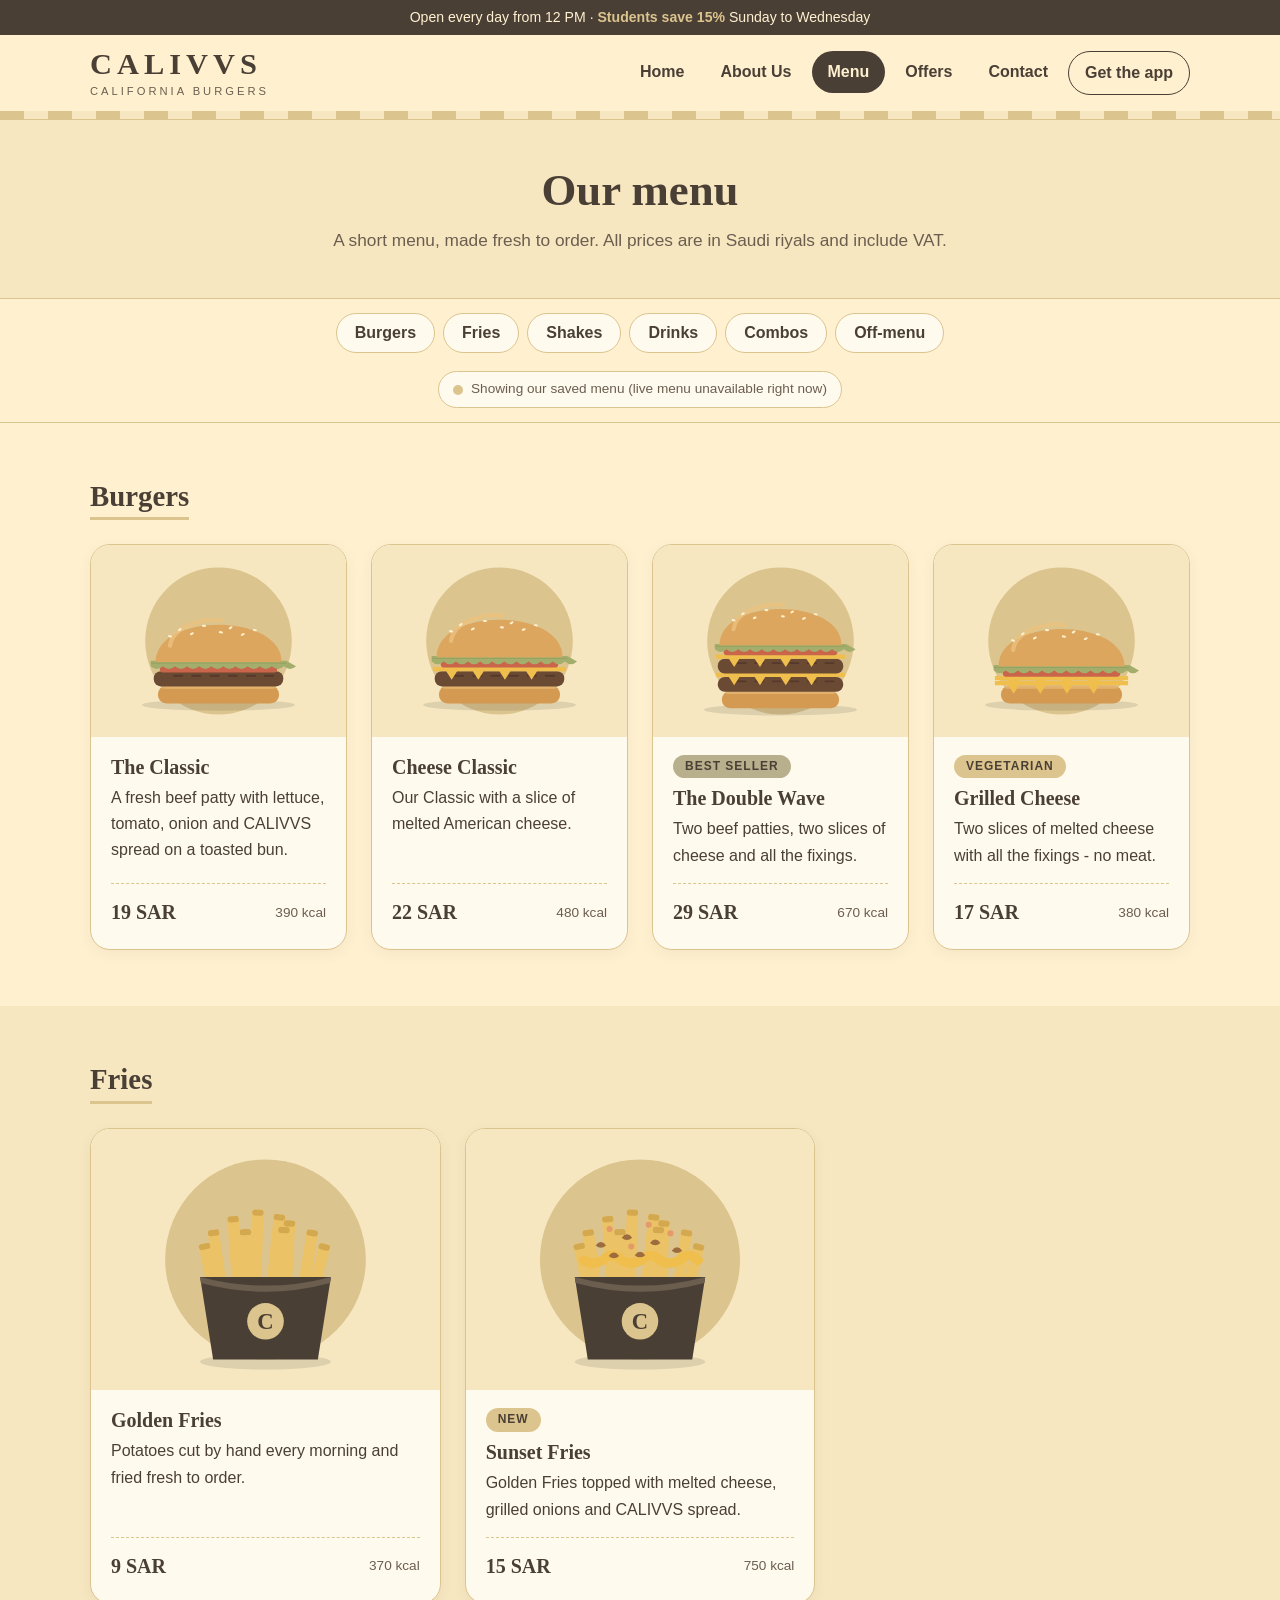
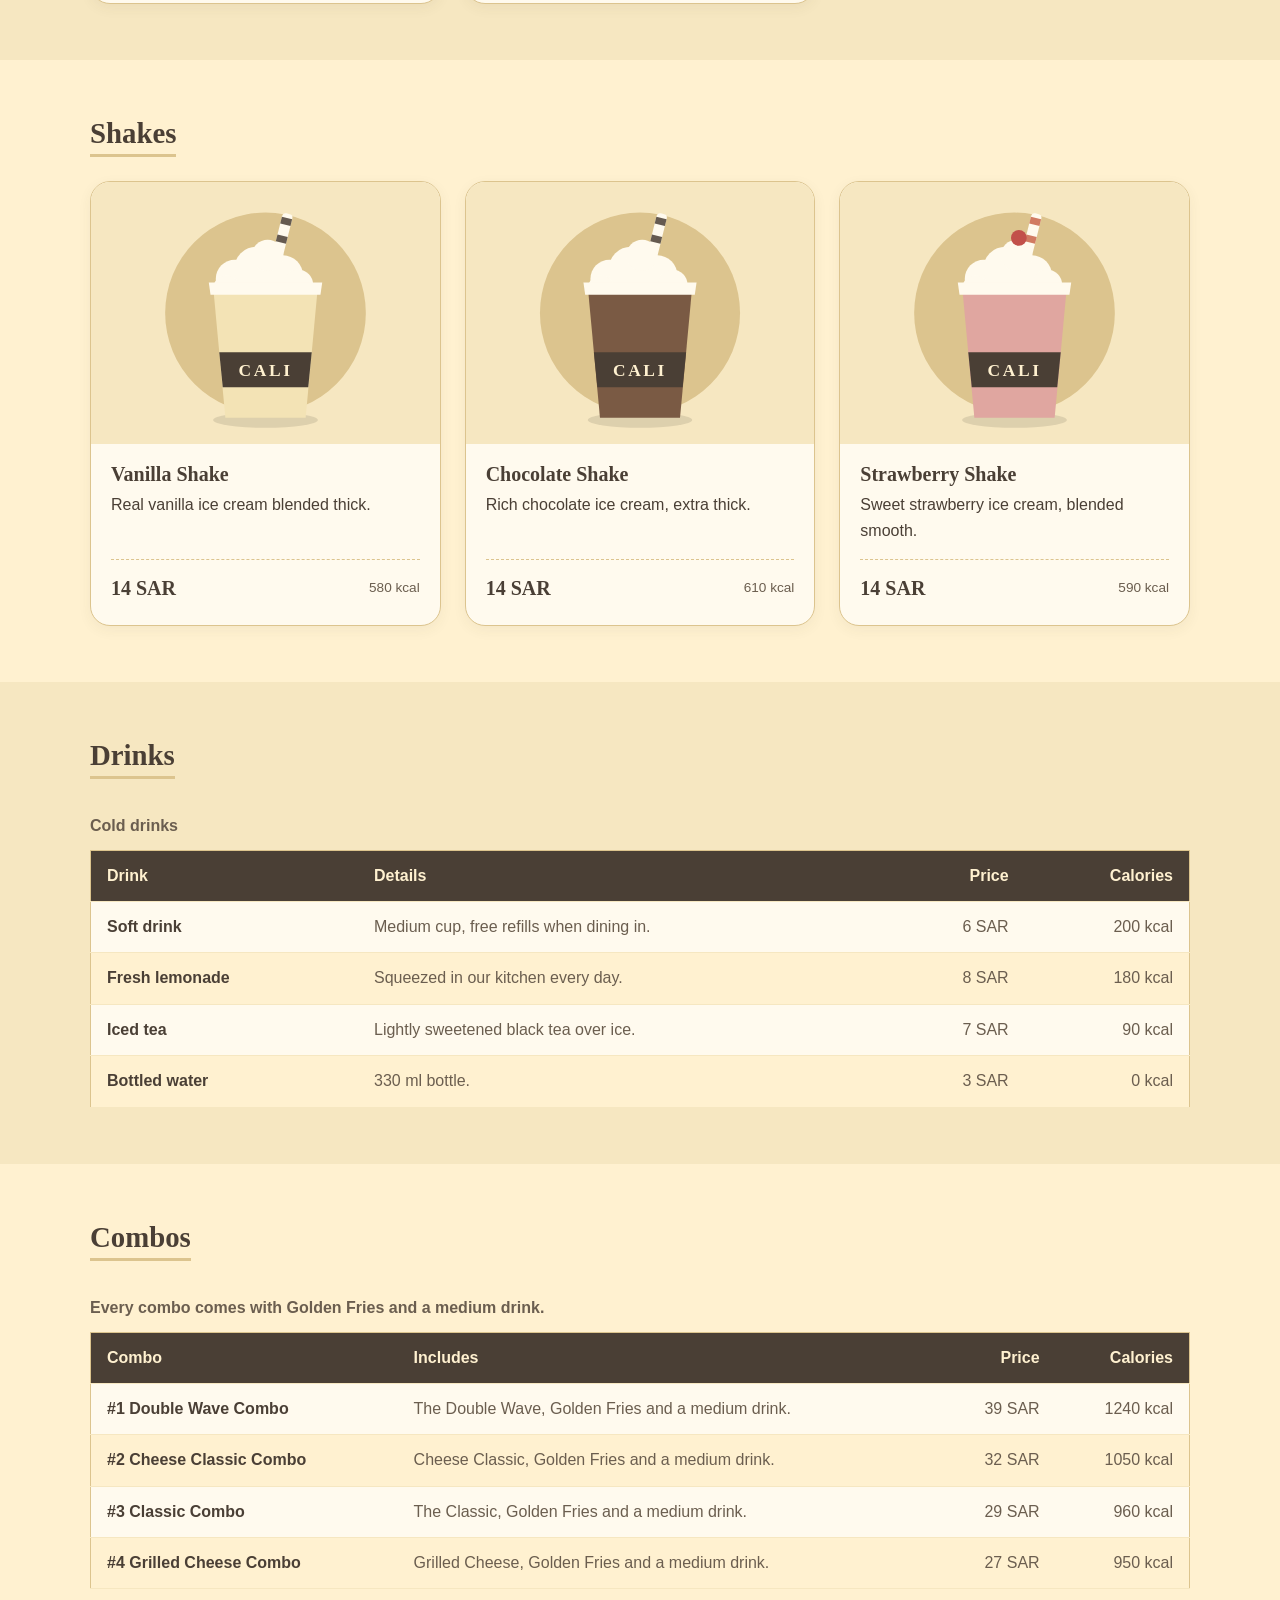
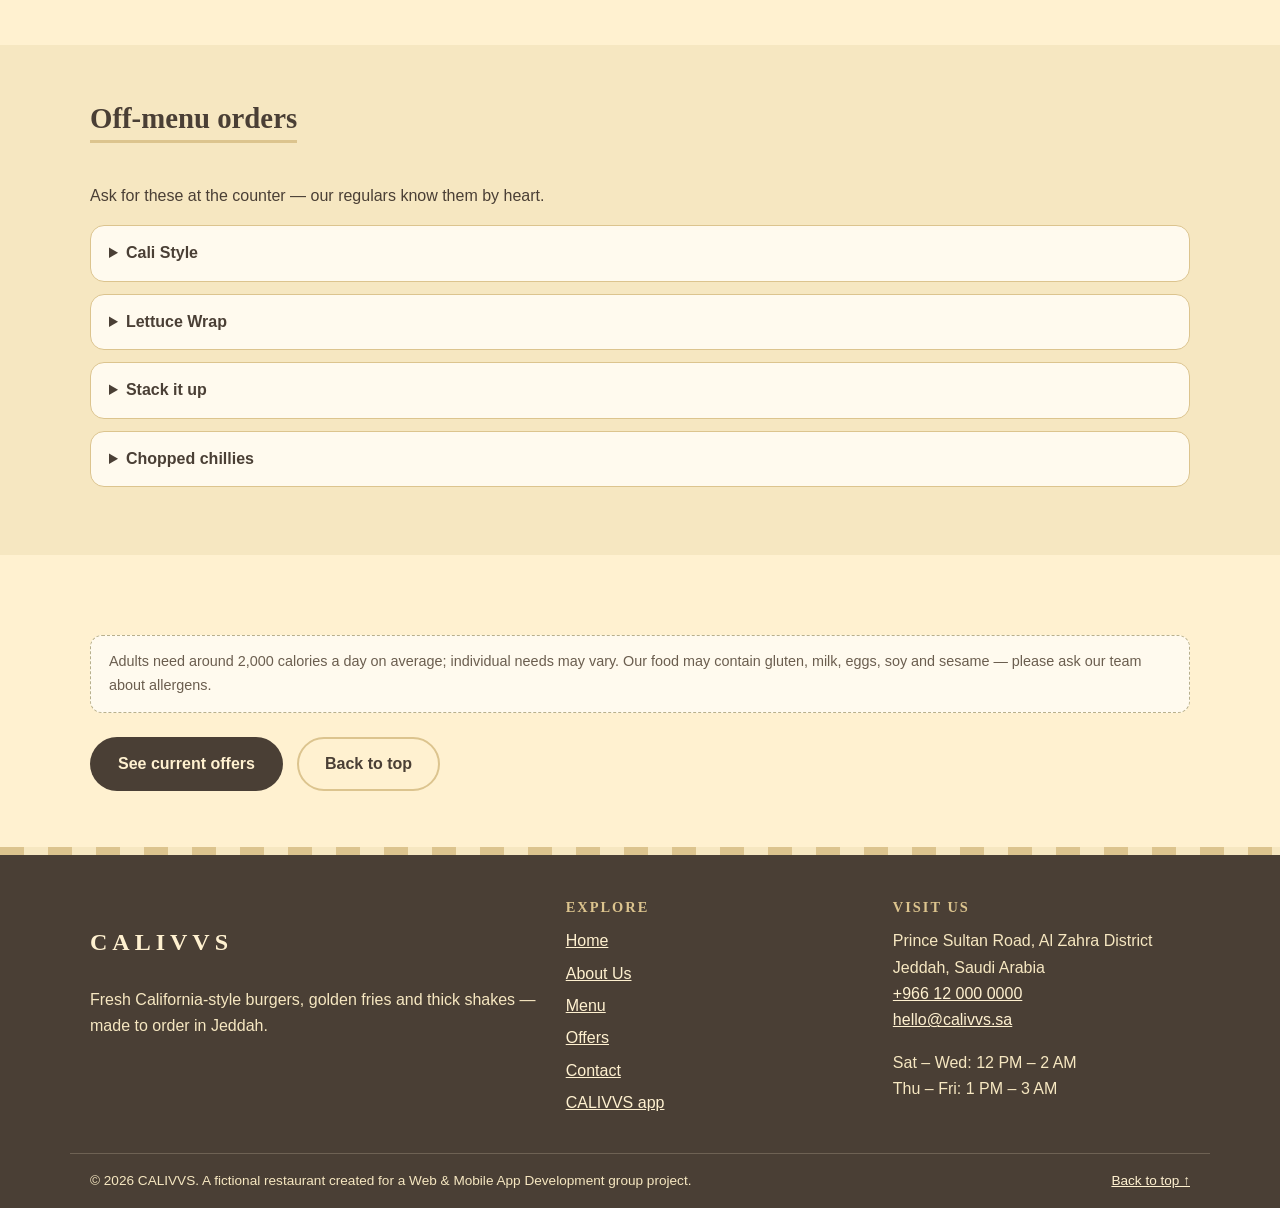
<file: menu.html>
<!DOCTYPE html>
<html lang="en">
<head>
  <meta charset="utf-8">
  <meta name="viewport" content="width=device-width, initial-scale=1">
  <title>Menu | CALIVVS</title>
  <meta name="description" content="The CALIVVS menu: California-style burgers, hand-cut fries, milkshakes, drinks and combos with prices and calories.">
  <meta name="keywords" content="CALIVVS, burgers, California burgers, fries, milkshakes, Jeddah, student offers">
  <link rel="icon" href="images/favicon.ico" type="image/x-icon">
  <link rel="stylesheet" href="css/style.css">
  <link rel="stylesheet" href="css/print.css" media="print">
  <meta name="theme-color" content="#4A3F35">
  <script src="data/menu-backup.js" defer></script>
  <script src="js/calivvs-data.js" defer></script>
  <script src="js/site.js" defer></script>
</head>
<body>
  <a class="skip" href="#main">Skip to main content</a>

  <div class="topbar">
    <p>Open every day from 12 PM &middot; <strong>Students save 15%</strong> Sunday to Wednesday</p>
  </div>

  <header class="site-header" id="top">
    <div class="wrap header-inner">
      <a class="logo" href="index.html">
        <span class="logo-mark">CALIVVS</span>
        <span class="logo-tag">California Burgers</span>
      </a>
      <nav class="main-nav" aria-label="Main navigation">
        <ul>
        <li><a href="index.html">Home</a></li>
        <li><a href="about.html">About Us</a></li>
        <li><a href="menu.html" class="current" aria-current="page">Menu</a></li>
        <li><a href="offers.html">Offers</a></li>
        <li><a href="contact.html">Contact</a></li>
        <li><a class="nav-app" href="app/">Get the app</a></li>
        </ul>
      </nav>
    </div>
    <div class="awning"></div>
  </header>

  <main id="main">
    <section class="page-banner">
      <div class="wrap">
        <h1>Our menu</h1>
        <p>A short menu, made fresh to order. All prices are in Saudi riyals and include VAT.</p>
      </div>
    </section>

    <nav class="jump-nav" aria-label="Menu sections">
      <div class="wrap">
        <ul>
          <li><a href="#burgers">Burgers</a></li>
          <li><a href="#fries">Fries</a></li>
          <li><a href="#shakes">Shakes</a></li>
          <li><a href="#drinks">Drinks</a></li>
          <li><a href="#combos">Combos</a></li>
          <li><a href="#off-menu">Off-menu</a></li>
        </ul>
        <p class="data-status" data-status><span class="dot"></span> <span class="status-text">Showing our saved menu.</span></p>
      </div>
    </nav>

    <section class="section menu-section" id="burgers">
      <div class="wrap">
        <h2 class="menu-heading">Burgers</h2>
        <div class="card-grid four" data-category="Burgers">
          <article class="card">
            <img src="images/burger-classic.svg" alt="The Classic" width="800" height="600" loading="lazy">
            <div class="card-body">
              <h3>The Classic</h3>
              <p>A fresh beef patty with lettuce, tomato, onion and CALIVVS spread on a toasted bun.</p>
              <p class="price-row"><span class="price">19 SAR</span> <span class="cal">390 kcal</span></p>
            </div>
          </article>
          <article class="card">
            <img src="images/burger-cheese.svg" alt="Cheese Classic" width="800" height="600" loading="lazy">
            <div class="card-body">
              <h3>Cheese Classic</h3>
              <p>Our Classic with a slice of melted American cheese.</p>
              <p class="price-row"><span class="price">22 SAR</span> <span class="cal">480 kcal</span></p>
            </div>
          </article>
          <article class="card">
            <img src="images/burger-double.svg" alt="The Double Wave" width="800" height="600" loading="lazy">
            <div class="card-body">
              <span class="badge">Best seller</span>
              <h3>The Double Wave</h3>
              <p>Two beef patties, two slices of cheese and all the fixings.</p>
              <p class="price-row"><span class="price">29 SAR</span> <span class="cal">670 kcal</span></p>
            </div>
          </article>
          <article class="card">
            <img src="images/burger-grilled-cheese.svg" alt="Grilled Cheese" width="800" height="600" loading="lazy">
            <div class="card-body">
              <span class="badge badge-tan">Vegetarian</span>
              <h3>Grilled Cheese</h3>
              <p>Two slices of melted cheese with all the fixings - no meat.</p>
              <p class="price-row"><span class="price">17 SAR</span> <span class="cal">380 kcal</span></p>
            </div>
          </article>
        </div>
      </div>
    </section>

    <section class="section section-alt menu-section" id="fries">
      <div class="wrap">
        <h2 class="menu-heading">Fries</h2>
        <div class="card-grid" data-category="Fries">
          <article class="card">
            <img src="images/fries-golden.svg" alt="Golden Fries" width="800" height="600" loading="lazy">
            <div class="card-body">
              <h3>Golden Fries</h3>
              <p>Potatoes cut by hand every morning and fried fresh to order.</p>
              <p class="price-row"><span class="price">9 SAR</span> <span class="cal">370 kcal</span></p>
            </div>
          </article>
          <article class="card">
            <img src="images/fries-sunset.svg" alt="Sunset Fries" width="800" height="600" loading="lazy">
            <div class="card-body">
              <span class="badge badge-tan">New</span>
              <h3>Sunset Fries</h3>
              <p>Golden Fries topped with melted cheese, grilled onions and CALIVVS spread.</p>
              <p class="price-row"><span class="price">15 SAR</span> <span class="cal">750 kcal</span></p>
            </div>
          </article>
        </div>
      </div>
    </section>

    <section class="section menu-section" id="shakes">
      <div class="wrap">
        <h2 class="menu-heading">Shakes</h2>
        <div class="card-grid" data-category="Shakes">
          <article class="card">
            <img src="images/shake-vanilla.svg" alt="Vanilla Shake" width="800" height="600" loading="lazy">
            <div class="card-body">
              <h3>Vanilla Shake</h3>
              <p>Real vanilla ice cream blended thick.</p>
              <p class="price-row"><span class="price">14 SAR</span> <span class="cal">580 kcal</span></p>
            </div>
          </article>
          <article class="card">
            <img src="images/shake-chocolate.svg" alt="Chocolate Shake" width="800" height="600" loading="lazy">
            <div class="card-body">
              <h3>Chocolate Shake</h3>
              <p>Rich chocolate ice cream, extra thick.</p>
              <p class="price-row"><span class="price">14 SAR</span> <span class="cal">610 kcal</span></p>
            </div>
          </article>
          <article class="card">
            <img src="images/shake-strawberry.svg" alt="Strawberry Shake" width="800" height="600" loading="lazy">
            <div class="card-body">
              <h3>Strawberry Shake</h3>
              <p>Sweet strawberry ice cream, blended smooth.</p>
              <p class="price-row"><span class="price">14 SAR</span> <span class="cal">590 kcal</span></p>
            </div>
          </article>
        </div>
      </div>
    </section>

    <section class="section section-alt menu-section" id="drinks">
      <div class="wrap">
        <h2 class="menu-heading">Drinks</h2>
        <div class="table-wrap">
          <table class="data-table">
            <caption>Cold drinks</caption>
            <thead>
              <tr>
                <th scope="col">Drink</th>
                <th scope="col">Details</th>
                <th scope="col" class="amount">Price</th>
                <th scope="col" class="amount">Calories</th>
              </tr>
            </thead>
            <tbody data-category="Drinks">
              <tr>
                <th scope="row">Soft drink</th>
                <td>Medium cup, free refills when dining in.</td>
                <td class="amount">6 SAR</td>
                <td class="amount">200 kcal</td>
              </tr>
              <tr>
                <th scope="row">Fresh lemonade</th>
                <td>Squeezed in our kitchen every day.</td>
                <td class="amount">8 SAR</td>
                <td class="amount">180 kcal</td>
              </tr>
              <tr>
                <th scope="row">Iced tea</th>
                <td>Lightly sweetened black tea over ice.</td>
                <td class="amount">7 SAR</td>
                <td class="amount">90 kcal</td>
              </tr>
              <tr>
                <th scope="row">Bottled water</th>
                <td>330 ml bottle.</td>
                <td class="amount">3 SAR</td>
                <td class="amount">0 kcal</td>
              </tr>
            </tbody>
          </table>
        </div>
      </div>
    </section>

    <section class="section menu-section" id="combos">
      <div class="wrap">
        <h2 class="menu-heading">Combos</h2>
        <div class="table-wrap">
          <table class="data-table">
            <caption>Every combo comes with Golden Fries and a medium drink.</caption>
            <thead>
              <tr>
                <th scope="col">Combo</th>
                <th scope="col">Includes</th>
                <th scope="col" class="amount">Price</th>
                <th scope="col" class="amount">Calories</th>
              </tr>
            </thead>
            <tbody data-category="Combos">
              <tr>
                <th scope="row">#1 Double Wave Combo</th>
                <td>The Double Wave, Golden Fries and a medium drink.</td>
                <td class="amount">39 SAR</td>
                <td class="amount">1240 kcal</td>
              </tr>
              <tr>
                <th scope="row">#2 Cheese Classic Combo</th>
                <td>Cheese Classic, Golden Fries and a medium drink.</td>
                <td class="amount">32 SAR</td>
                <td class="amount">1050 kcal</td>
              </tr>
              <tr>
                <th scope="row">#3 Classic Combo</th>
                <td>The Classic, Golden Fries and a medium drink.</td>
                <td class="amount">29 SAR</td>
                <td class="amount">960 kcal</td>
              </tr>
              <tr>
                <th scope="row">#4 Grilled Cheese Combo</th>
                <td>Grilled Cheese, Golden Fries and a medium drink.</td>
                <td class="amount">27 SAR</td>
                <td class="amount">950 kcal</td>
              </tr>
            </tbody>
          </table>
        </div>
      </div>
    </section>

    <section class="section section-alt menu-section" id="off-menu">
      <div class="wrap">
        <h2 class="menu-heading">Off-menu orders</h2>
        <p>Ask for these at the counter &mdash; our regulars know them by heart.</p>
        <details>
          <summary>Cali Style</summary>
          <p>Mustard-grilled patty, extra CALIVVS spread, grilled onions and pickles. Add 4 SAR.</p>
        </details>
        <details>
          <summary>Lettuce Wrap</summary>
          <p>Any burger wrapped in crisp lettuce instead of a bun. No extra charge.</p>
        </details>
        <details>
          <summary>Stack it up</summary>
          <p>Up to four patties and four slices of cheese. Add 8 SAR for each extra patty with cheese.</p>
        </details>
        <details>
          <summary>Chopped chillies</summary>
          <p>Add some heat to any burger or fries. Add 1 SAR.</p>
        </details>
      </div>
    </section>

    <section class="section">
      <div class="wrap">
        <p class="note">Adults need around 2,000 calories a day on average; individual needs may vary. Our food may contain gluten, milk, eggs, soy and sesame &mdash; please ask our team about allergens.</p>
        <div class="btn-row">
          <a class="btn btn-dark" href="offers.html">See current offers</a>
          <a class="btn btn-ghost" href="#top">Back to top</a>
        </div>
      </div>
    </section>
  </main>

  <footer class="site-footer">
    <div class="awning"></div>
    <div class="wrap footer-grid">
      <div>
        <p class="logo-mark">CALIVVS</p>
        <p>Fresh California-style burgers, golden fries and thick shakes &mdash; made to order in Jeddah.</p>
      </div>
      <div>
        <h2>Explore</h2>
        <ul>
            <li><a href="index.html">Home</a></li>
            <li><a href="about.html">About Us</a></li>
            <li><a href="menu.html">Menu</a></li>
            <li><a href="offers.html">Offers</a></li>
            <li><a href="contact.html">Contact</a></li>
            <li><a href="app/">CALIVVS app</a></li>
        </ul>
      </div>
      <div>
        <h2>Visit us</h2>
        <address>
          Prince Sultan Road, Al Zahra District<br>Jeddah, Saudi Arabia<br>
          <a href="tel:+966120000000" dir="ltr">+966 12 000 0000</a><br>
          <a href="mailto:hello@calivvs.sa">hello@calivvs.sa</a>
        </address>
        <p>Sat &ndash; Wed: 12 PM &ndash; 2 AM<br>Thu &ndash; Fri: 1 PM &ndash; 3 AM</p>
      </div>
    </div>
    <div class="wrap footer-bottom">
      <p>&copy; 2026 CALIVVS. A fictional restaurant created for a Web &amp; Mobile App Development group project.</p>
      <p><a href="#top">Back to top &uarr;</a></p>
    </div>
  </footer>
</body>
</html>
</file>
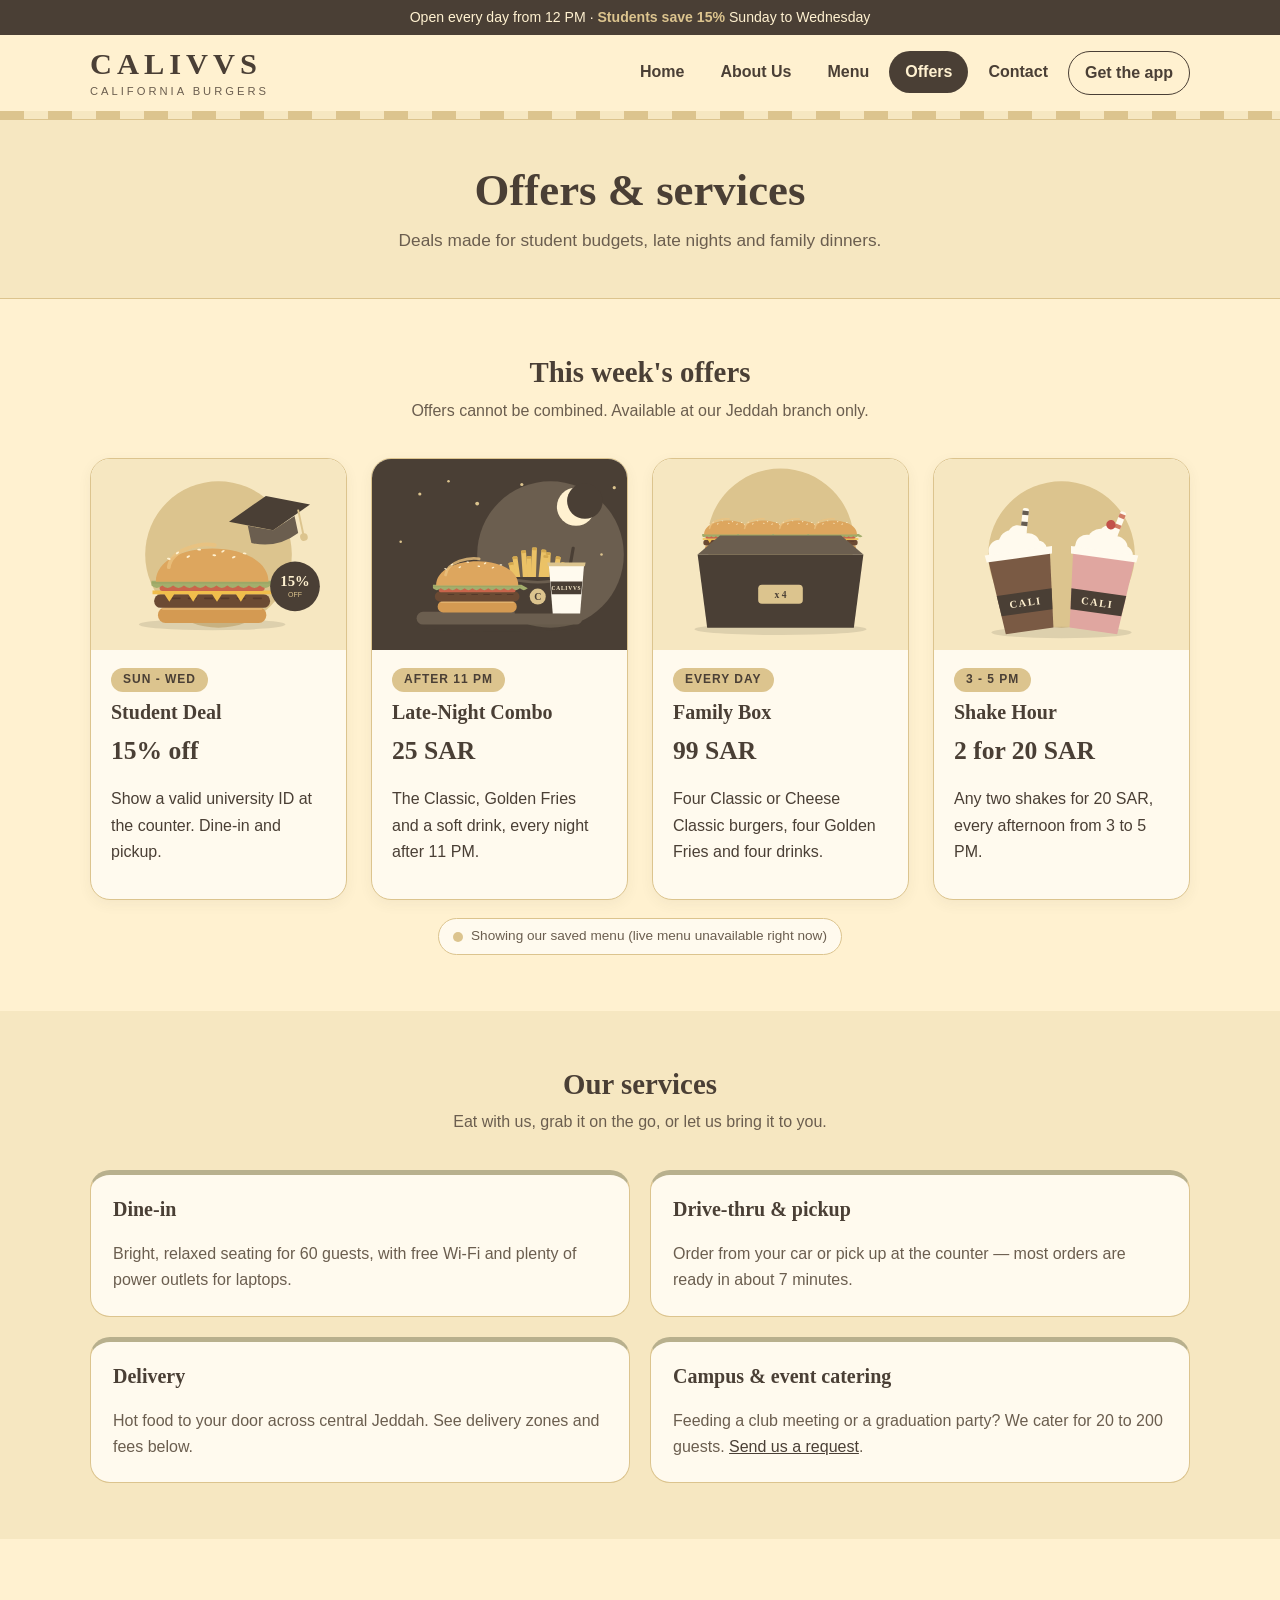
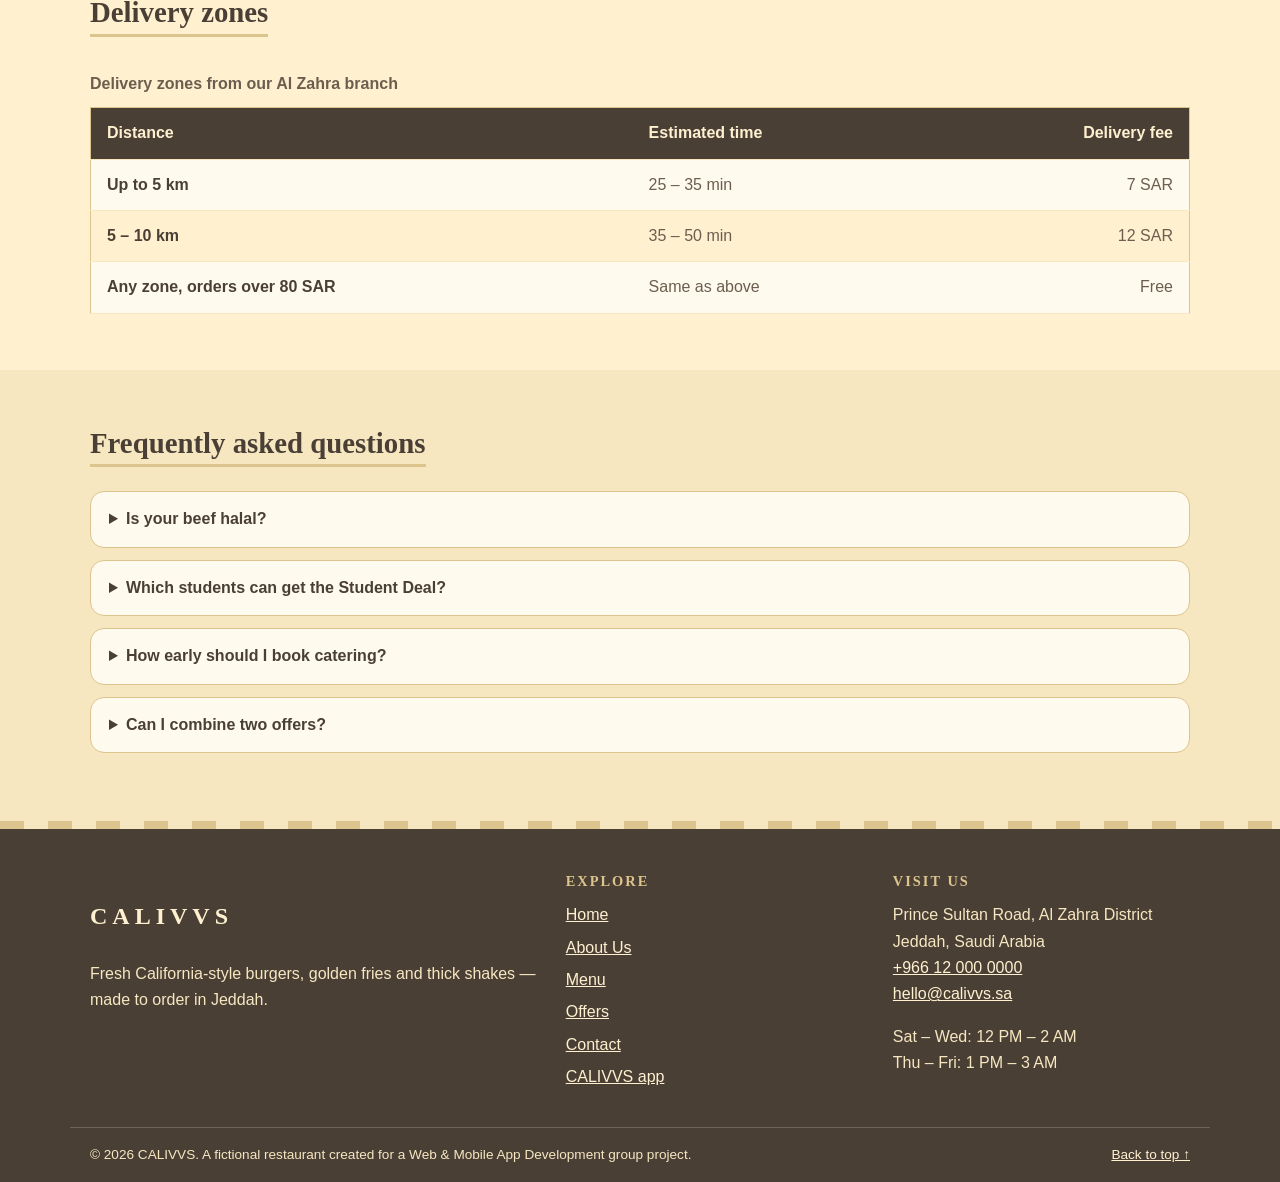
<file: offers.html>
<!DOCTYPE html>
<html lang="en">
<head>
  <meta charset="utf-8">
  <meta name="viewport" content="width=device-width, initial-scale=1">
  <title>Offers & Services | CALIVVS</title>
  <meta name="description" content="CALIVVS offers: 15% student discount, late-night combo, Family Box and Shake Hour, plus dine-in, drive-thru, delivery and catering.">
  <meta name="keywords" content="CALIVVS, burgers, California burgers, fries, milkshakes, Jeddah, student offers">
  <link rel="icon" href="images/favicon.ico" type="image/x-icon">
  <link rel="stylesheet" href="css/style.css">
  <link rel="stylesheet" href="css/print.css" media="print">
  <meta name="theme-color" content="#4A3F35">
  <script src="data/menu-backup.js" defer></script>
  <script src="js/calivvs-data.js" defer></script>
  <script src="js/site.js" defer></script>
</head>
<body>
  <a class="skip" href="#main">Skip to main content</a>

  <div class="topbar">
    <p>Open every day from 12 PM &middot; <strong>Students save 15%</strong> Sunday to Wednesday</p>
  </div>

  <header class="site-header" id="top">
    <div class="wrap header-inner">
      <a class="logo" href="index.html">
        <span class="logo-mark">CALIVVS</span>
        <span class="logo-tag">California Burgers</span>
      </a>
      <nav class="main-nav" aria-label="Main navigation">
        <ul>
        <li><a href="index.html">Home</a></li>
        <li><a href="about.html">About Us</a></li>
        <li><a href="menu.html">Menu</a></li>
        <li><a href="offers.html" class="current" aria-current="page">Offers</a></li>
        <li><a href="contact.html">Contact</a></li>
        <li><a class="nav-app" href="app/">Get the app</a></li>
        </ul>
      </nav>
    </div>
    <div class="awning"></div>
  </header>

  <main id="main">
    <section class="page-banner">
      <div class="wrap">
        <h1>Offers &amp; services</h1>
        <p>Deals made for student budgets, late nights and family dinners.</p>
      </div>
    </section>

    <section class="section">
      <div class="wrap">
        <div class="section-title">
          <h2>This week's offers</h2>
          <p>Offers cannot be combined. Available at our Jeddah branch only.</p>
        </div>
        <div class="card-grid four" data-render="offers">
          <article class="card">
            <img src="images/offer-student.svg" alt="Student Deal" width="800" height="600" loading="lazy">
            <div class="card-body">
              <span class="badge badge-tan">Sun - Wed</span>
              <h3>Student Deal</h3>
              <p class="offer-value">15% off</p>
              <p>Show a valid university ID at the counter. Dine-in and pickup.</p>
            </div>
          </article>
          <article class="card">
            <img src="images/offer-late-night.svg" alt="Late-Night Combo" width="800" height="600" loading="lazy">
            <div class="card-body">
              <span class="badge badge-tan">After 11 PM</span>
              <h3>Late-Night Combo</h3>
              <p class="offer-value">25 SAR</p>
              <p>The Classic, Golden Fries and a soft drink, every night after 11 PM.</p>
            </div>
          </article>
          <article class="card">
            <img src="images/offer-family.svg" alt="Family Box" width="800" height="600" loading="lazy">
            <div class="card-body">
              <span class="badge badge-tan">Every day</span>
              <h3>Family Box</h3>
              <p class="offer-value">99 SAR</p>
              <p>Four Classic or Cheese Classic burgers, four Golden Fries and four drinks.</p>
            </div>
          </article>
          <article class="card">
            <img src="images/offer-shake.svg" alt="Shake Hour" width="800" height="600" loading="lazy">
            <div class="card-body">
              <span class="badge badge-tan">3 - 5 PM</span>
              <h3>Shake Hour</h3>
              <p class="offer-value">2 for 20 SAR</p>
              <p>Any two shakes for 20 SAR, every afternoon from 3 to 5 PM.</p>
            </div>
          </article>
        </div>
        <p class="data-status" data-status><span class="dot"></span> <span class="status-text">Showing our saved menu.</span></p>
      </div>
    </section>

    <section class="section section-alt">
      <div class="wrap">
        <div class="section-title">
          <h2>Our services</h2>
          <p>Eat with us, grab it on the go, or let us bring it to you.</p>
        </div>
        <div class="services">
          <div class="service">
            <h3>Dine-in</h3>
            <p>Bright, relaxed seating for 60 guests, with free Wi-Fi and plenty of power outlets for laptops.</p>
          </div>
          <div class="service">
            <h3>Drive-thru &amp; pickup</h3>
            <p>Order from your car or pick up at the counter &mdash; most orders are ready in about 7 minutes.</p>
          </div>
          <div class="service">
            <h3>Delivery</h3>
            <p>Hot food to your door across central Jeddah. See delivery zones and fees below.</p>
          </div>
          <div class="service">
            <h3>Campus &amp; event catering</h3>
            <p>Feeding a club meeting or a graduation party? We cater for 20 to 200 guests. <a href="contact.html#contact-form">Send us a request</a>.</p>
          </div>
        </div>
      </div>
    </section>

    <section class="section" id="delivery">
      <div class="wrap">
        <h2 class="menu-heading">Delivery zones</h2>
        <div class="table-wrap">
          <table class="data-table">
            <caption>Delivery zones from our Al Zahra branch</caption>
            <thead>
              <tr>
                <th scope="col">Distance</th>
                <th scope="col">Estimated time</th>
                <th scope="col" class="amount">Delivery fee</th>
              </tr>
            </thead>
            <tbody>
              <tr>
                <th scope="row">Up to 5 km</th>
                <td>25 &ndash; 35 min</td>
                <td class="amount">7 SAR</td>
              </tr>
              <tr>
                <th scope="row">5 &ndash; 10 km</th>
                <td>35 &ndash; 50 min</td>
                <td class="amount">12 SAR</td>
              </tr>
              <tr>
                <th scope="row">Any zone, orders over 80 SAR</th>
                <td>Same as above</td>
                <td class="amount">Free</td>
              </tr>
            </tbody>
          </table>
        </div>
      </div>
    </section>

    <section class="section section-alt" id="faq">
      <div class="wrap">
        <h2 class="menu-heading">Frequently asked questions</h2>
        <details>
          <summary>Is your beef halal?</summary>
          <p>Yes. All of our beef is 100% halal certified and delivered fresh every day.</p>
        </details>
        <details>
          <summary>Which students can get the Student Deal?</summary>
          <p>Any student with a valid university or college ID, Sunday to Wednesday, for dine-in and pickup orders.</p>
        </details>
        <details>
          <summary>How early should I book catering?</summary>
          <p>Please send your request at least 48 hours before the event so we can prepare everything fresh.</p>
        </details>
        <details>
          <summary>Can I combine two offers?</summary>
          <p>Offers cannot be combined with each other, but you can always choose the one that saves you the most.</p>
        </details>
      </div>
    </section>
  </main>

  <footer class="site-footer">
    <div class="awning"></div>
    <div class="wrap footer-grid">
      <div>
        <p class="logo-mark">CALIVVS</p>
        <p>Fresh California-style burgers, golden fries and thick shakes &mdash; made to order in Jeddah.</p>
      </div>
      <div>
        <h2>Explore</h2>
        <ul>
            <li><a href="index.html">Home</a></li>
            <li><a href="about.html">About Us</a></li>
            <li><a href="menu.html">Menu</a></li>
            <li><a href="offers.html">Offers</a></li>
            <li><a href="contact.html">Contact</a></li>
            <li><a href="app/">CALIVVS app</a></li>
        </ul>
      </div>
      <div>
        <h2>Visit us</h2>
        <address>
          Prince Sultan Road, Al Zahra District<br>Jeddah, Saudi Arabia<br>
          <a href="tel:+966120000000" dir="ltr">+966 12 000 0000</a><br>
          <a href="mailto:hello@calivvs.sa">hello@calivvs.sa</a>
        </address>
        <p>Sat &ndash; Wed: 12 PM &ndash; 2 AM<br>Thu &ndash; Fri: 1 PM &ndash; 3 AM</p>
      </div>
    </div>
    <div class="wrap footer-bottom">
      <p>&copy; 2026 CALIVVS. A fictional restaurant created for a Web &amp; Mobile App Development group project.</p>
      <p><a href="#top">Back to top &uarr;</a></p>
    </div>
  </footer>
</body>
</html>
</file>
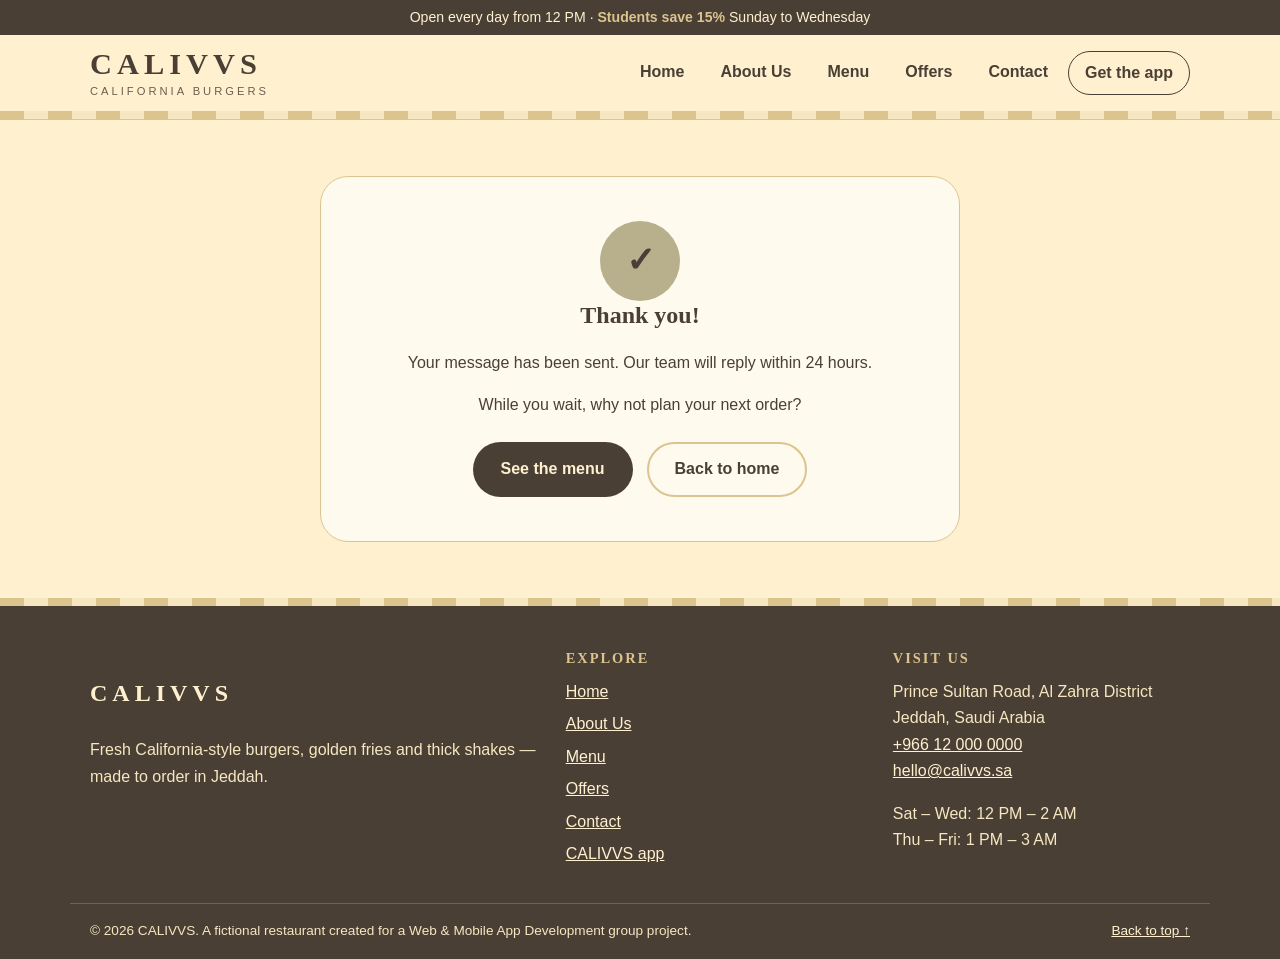
<file: thanks.html>
<!DOCTYPE html>
<html lang="en">
<head>
  <meta charset="utf-8">
  <meta name="viewport" content="width=device-width, initial-scale=1">
  <title>Message Sent | CALIVVS</title>
  <meta name="description" content="Thank you for contacting CALIVVS.">
  <meta name="keywords" content="CALIVVS, burgers, California burgers, fries, milkshakes, Jeddah, student offers">
  <link rel="icon" href="images/favicon.ico" type="image/x-icon">
  <link rel="stylesheet" href="css/style.css">
  <link rel="stylesheet" href="css/print.css" media="print">
  <meta name="theme-color" content="#4A3F35">
</head>
<body>
  <a class="skip" href="#main">Skip to main content</a>

  <div class="topbar">
    <p>Open every day from 12 PM &middot; <strong>Students save 15%</strong> Sunday to Wednesday</p>
  </div>

  <header class="site-header" id="top">
    <div class="wrap header-inner">
      <a class="logo" href="index.html">
        <span class="logo-mark">CALIVVS</span>
        <span class="logo-tag">California Burgers</span>
      </a>
      <nav class="main-nav" aria-label="Main navigation">
        <ul>
        <li><a href="index.html">Home</a></li>
        <li><a href="about.html">About Us</a></li>
        <li><a href="menu.html">Menu</a></li>
        <li><a href="offers.html">Offers</a></li>
        <li><a href="contact.html">Contact</a></li>
        <li><a class="nav-app" href="app/">Get the app</a></li>
        </ul>
      </nav>
    </div>
    <div class="awning"></div>
  </header>

  <main id="main">
    <section class="section">
      <div class="wrap">
        <div class="thanks-box">
          <span class="num">&#10003;</span>
          <h1>Thank you!</h1>
          <p>Your message has been sent. Our team will reply within 24 hours.</p>
          <p>While you wait, why not plan your next order?</p>
          <div class="btn-row">
            <a class="btn btn-dark" href="menu.html">See the menu</a>
            <a class="btn btn-ghost" href="index.html">Back to home</a>
          </div>
        </div>
      </div>
    </section>
  </main>

  <footer class="site-footer">
    <div class="awning"></div>
    <div class="wrap footer-grid">
      <div>
        <p class="logo-mark">CALIVVS</p>
        <p>Fresh California-style burgers, golden fries and thick shakes &mdash; made to order in Jeddah.</p>
      </div>
      <div>
        <h2>Explore</h2>
        <ul>
            <li><a href="index.html">Home</a></li>
            <li><a href="about.html">About Us</a></li>
            <li><a href="menu.html">Menu</a></li>
            <li><a href="offers.html">Offers</a></li>
            <li><a href="contact.html">Contact</a></li>
            <li><a href="app/">CALIVVS app</a></li>
        </ul>
      </div>
      <div>
        <h2>Visit us</h2>
        <address>
          Prince Sultan Road, Al Zahra District<br>Jeddah, Saudi Arabia<br>
          <a href="tel:+966120000000" dir="ltr">+966 12 000 0000</a><br>
          <a href="mailto:hello@calivvs.sa">hello@calivvs.sa</a>
        </address>
        <p>Sat &ndash; Wed: 12 PM &ndash; 2 AM<br>Thu &ndash; Fri: 1 PM &ndash; 3 AM</p>
      </div>
    </div>
    <div class="wrap footer-bottom">
      <p>&copy; 2026 CALIVVS. A fictional restaurant created for a Web &amp; Mobile App Development group project.</p>
      <p><a href="#top">Back to top &uarr;</a></p>
    </div>
  </footer>
</body>
</html>
</file>
<file: css/style.css>
/* ==========================================================
   CALIVVS - California Burgers
   Main style sheet (shared by every page)

   Colour palette (warm, minimal, comforting)
   #FFF1D0  cream       - page background, light text on dark
   #F6E7C1  sand        - banners, alternate sections, hover
   #DCC48E  wheat       - borders, highlights, light buttons
   #B8B08D  sage        - secondary accent (badges, quote bar)
   #4A3F35  cocoa       - text, dark buttons, header bar, footer

   Supporting tints made from the palette
   #FFFAEE  card surface (lighter cream)
   #6B5E4F  muted text (captions, calories)
   #2F2822  dark cocoa (button hover)

   Fonts: Georgia (headings) and Segoe UI / Verdana (body text)
   ========================================================== */

/* ---------- Base ---------- */
* {
  box-sizing: border-box;
}

body {
  margin: 0;
  background-color: #FFF1D0;
  color: #4A3F35;
  font-family: "Segoe UI", Tahoma, Verdana, Arial, sans-serif;
  font-size: 100%;
  line-height: 1.65;
}

h1, h2, h3 {
  font-family: Georgia, "Times New Roman", serif;
  font-weight: bold;
  line-height: 1.2;
  margin-top: 0;
  color: #4A3F35;
}

h2 {
  font-size: 1.8em;
}

h3 {
  font-size: 1.25em;
}

img {
  max-width: 100%;
  height: auto;
  display: block;
}

a:link,
a:visited {
  color: #4A3F35;
}

a:hover {
  color: #6B5E4F;
}

a:focus {
  outline: 3px solid #B8B08D;
  outline-offset: 2px;
}

.wrap {
  max-width: 1140px;
  margin-left: auto;
  margin-right: auto;
  padding-left: 20px;
  padding-right: 20px;
}

/* Skip link: hidden until it receives keyboard focus */
.skip {
  position: absolute;
  left: -9999px;
  top: 10px;
  z-index: 100;
  background-color: #4A3F35;
  color: #FFF1D0;
  padding: 10px 16px;
  font-weight: bold;
}

.skip:focus {
  left: 10px;
}

/* ---------- Top information bar ---------- */
.topbar {
  background-color: #4A3F35;
  color: #FFF1D0;
  text-align: center;
  font-size: 0.88em;
  padding: 6px 20px;
}

.topbar p {
  margin: 0;
}

.topbar strong {
  color: #DCC48E;
}

/* ---------- Header and navigation ---------- */
.site-header {
  background-color: #FFF1D0;
  border-bottom: 1px solid #DCC48E;
  z-index: 10;
}

.header-inner {
  display: flex;
  flex-wrap: wrap;
  align-items: center;
  justify-content: space-between;
  gap: 10px;
  padding-top: 14px;
  padding-bottom: 14px;
}

.logo {
  display: flex;
  flex-direction: column;
  line-height: 1;
  text-decoration: none;
}

.logo-mark {
  font-family: Georgia, "Times New Roman", serif;
  font-size: 1.9em;
  font-weight: bold;
  letter-spacing: 5px;
  color: #4A3F35;
}

.logo-tag {
  font-size: 0.7em;
  text-transform: uppercase;
  letter-spacing: 3px;
  color: #6B5E4F;
  margin-top: 6px;
}

.main-nav ul {
  list-style-type: none;
  margin: 0;
  padding: 0;
  display: flex;
  flex-wrap: wrap;
  justify-content: center;
  gap: 4px;
}

.main-nav a {
  display: block;
  padding: 8px 16px;
  border-radius: 999px;
  font-weight: 600;
  text-decoration: none;
  transition: background-color 0.2s, color 0.2s;
}

.main-nav a:link,
.main-nav a:visited {
  color: #4A3F35;
}

.main-nav a:hover {
  background-color: #F6E7C1;
  color: #4A3F35;
}

.main-nav a.current {
  background-color: #4A3F35;
  color: #FFF1D0;
}

/* Thin striped band - a quiet nod to a California burger-stand awning */
.awning {
  height: 8px;
  background-color: #DCC48E;
  background-image: repeating-linear-gradient(90deg, #DCC48E 0, #DCC48E 24px, #F6E7C1 24px, #F6E7C1 48px);
}

/* ---------- Buttons ---------- */
.btn {
  display: inline-block;
  padding: 12px 26px;
  border: 2px solid transparent;
  border-radius: 999px;
  font-family: inherit;
  font-size: 1em;
  font-weight: bold;
  text-decoration: none;
  cursor: pointer;
  transition: transform 0.2s, background-color 0.2s, color 0.2s;
}

.btn:hover {
  transform: translateY(-2px);
}

.btn-dark,
.btn-dark:link,
.btn-dark:visited {
  background-color: #4A3F35;
  color: #FFF1D0;
}

.btn-dark:hover {
  background-color: #2F2822;
  color: #FFF1D0;
}

.btn-light,
.btn-light:link,
.btn-light:visited {
  background-color: #DCC48E;
  color: #4A3F35;
}

.btn-light:hover {
  background-color: #F6E7C1;
  color: #4A3F35;
}

.btn-outline,
.btn-outline:link,
.btn-outline:visited {
  border-color: #4A3F35;
  color: #4A3F35;
}

.btn-outline:hover {
  background-color: #4A3F35;
  color: #FFF1D0;
}

.btn-ghost {
  background-color: transparent;
  border-color: #DCC48E;
  color: #4A3F35;
}

.btn-ghost:hover {
  background-color: #F6E7C1;
}

.btn-row {
  display: flex;
  flex-wrap: wrap;
  gap: 14px;
  margin-top: 24px;
}

/* ---------- Home page hero ---------- */
/* A soft wheat-coloured "sun" sits behind the photo */
.hero {
  background-color: #F6E7C1;
  padding-top: 50px;
  padding-bottom: 60px;
}

.hero-inner {
  display: grid;
  grid-template-columns: 1fr;
  gap: 36px;
  align-items: center;
}

.hero h1 {
  font-size: 2.4em;
  margin-bottom: 16px;
}

.hero p {
  font-size: 1.12em;
  max-width: 32em;
}

.eyebrow {
  display: inline-block;
  background-color: #FFF1D0;
  border: 1px solid #DCC48E;
  color: #4A3F35;
  padding: 4px 14px;
  border-radius: 999px;
  font-size: 0.78em;
  font-weight: bold;
  text-transform: uppercase;
  letter-spacing: 2px;
  margin-bottom: 16px;
}

.hero-facts {
  list-style-type: none;
  margin: 26px 0 0;
  padding: 0;
  display: flex;
  flex-wrap: wrap;
  gap: 10px;
}

.hero-facts li {
  background-color: #FFF1D0;
  border: 1px solid #DCC48E;
  border-radius: 999px;
  padding: 4px 14px;
  font-size: 0.88em;
}

.hero-photo {
  margin: 0;
}

.hero-photo img {
  border: 8px solid #FFFAEE;
  border-radius: 28px;
  box-shadow: 0 16px 36px rgba(74, 63, 53, 0.18);
}

/* ---------- Inner page banner ---------- */
.page-banner {
  background-color: #F6E7C1;
  border-bottom: 1px solid #DCC48E;
  padding-top: 44px;
  padding-bottom: 44px;
  text-align: center;
}

.page-banner h1 {
  font-size: 2.3em;
  margin-bottom: 8px;
}

.page-banner p {
  margin: 0 auto;
  max-width: 40em;
  font-size: 1.08em;
  color: #6B5E4F;
}

/* ---------- Sections ---------- */
.section {
  padding-top: 56px;
  padding-bottom: 56px;
}

.section-alt {
  background-color: #F6E7C1;
}

.section-title {
  text-align: center;
  margin-bottom: 34px;
}

.section-title h2 {
  margin-bottom: 8px;
}

.section-title p {
  max-width: 40em;
  margin: 0 auto;
  color: #6B5E4F;
}

.center {
  text-align: center;
}

.more-link {
  font-weight: bold;
}

/* ---------- Cards (menu items, offers) ---------- */
.card-grid {
  display: grid;
  grid-template-columns: 1fr;
  gap: 24px;
}

.card {
  display: flex;
  flex-direction: column;
  background-color: #FFFAEE;
  border: 1px solid #DCC48E;
  border-radius: 20px;
  overflow: hidden;
  box-shadow: 0 4px 14px rgba(74, 63, 53, 0.06);
  transition: transform 0.25s, box-shadow 0.25s;
}

.card:hover {
  transform: translateY(-4px);
  box-shadow: 0 12px 26px rgba(74, 63, 53, 0.14);
}

.card img {
  width: 100%;
}

.card-body {
  display: flex;
  flex-direction: column;
  flex-grow: 1;
  padding: 18px 20px 20px;
}

.card h3 {
  margin-bottom: 6px;
}

.card p {
  margin-top: 0;
  margin-bottom: 14px;
}

.card .price-row {
  display: flex;
  justify-content: space-between;
  align-items: center;
  margin-top: auto;
  margin-bottom: 0;
  padding-top: 12px;
  border-top: 1px dashed #DCC48E;
}

.price {
  font-family: Georgia, "Times New Roman", serif;
  font-weight: bold;
  font-size: 1.25em;
  color: #4A3F35;
}

.cal {
  font-size: 0.85em;
  color: #6B5E4F;
}

.badge {
  display: inline-block;
  align-self: flex-start;
  background-color: #B8B08D;
  color: #4A3F35;
  border-radius: 999px;
  padding: 2px 12px;
  font-size: 0.75em;
  font-weight: bold;
  text-transform: uppercase;
  letter-spacing: 1px;
  margin-bottom: 8px;
}

.badge-tan {
  background-color: #DCC48E;
}

/* ---------- Home: feature boxes ---------- */
.features {
  display: grid;
  grid-template-columns: 1fr;
  gap: 20px;
}

.feature {
  background-color: #FFFAEE;
  border: 1px solid #DCC48E;
  border-radius: 20px;
  padding: 26px 20px;
  text-align: center;
}

.feature h3 {
  margin: 14px 0 6px;
}

.feature p {
  margin: 0;
  color: #6B5E4F;
}

.num {
  display: inline-block;
  width: 52px;
  height: 52px;
  line-height: 52px;
  border-radius: 50%;
  background-color: #DCC48E;
  color: #4A3F35;
  font-family: Georgia, "Times New Roman", serif;
  font-weight: bold;
  font-size: 1.3em;
  text-align: center;
}

/* ---------- Promotion band ---------- */
.promo {
  display: grid;
  grid-template-columns: 1fr;
  gap: 16px;
  align-items: center;
  background-color: #4A3F35;
  color: #FFF1D0;
  border-radius: 28px;
  padding: 34px;
}

.promo h2 {
  color: #DCC48E;
  margin-bottom: 8px;
}

.promo p {
  margin: 0;
}

.promo .big {
  font-family: Georgia, "Times New Roman", serif;
  font-weight: bold;
  font-size: 3em;
  line-height: 1;
  color: #DCC48E;
}

/* ---------- Two-column content ---------- */
.split {
  display: grid;
  grid-template-columns: 1fr;
  gap: 36px;
  align-items: center;
}

.photo {
  margin: 0;
}

.photo img {
  border-radius: 20px;
  box-shadow: 0 8px 22px rgba(74, 63, 53, 0.12);
}

figcaption {
  margin-top: 10px;
  font-size: 0.9em;
  font-style: italic;
  color: #6B5E4F;
}

.motto {
  margin: 30px 0 0;
  padding: 20px 24px;
  background-color: #FFFAEE;
  border-left: 5px solid #B8B08D;
  border-radius: 0 20px 20px 0;
  font-family: Georgia, "Times New Roman", serif;
  font-size: 1.25em;
  font-style: italic;
}

.motto p {
  margin: 0;
}

.motto cite {
  display: block;
  margin-top: 8px;
  font-family: "Segoe UI", Tahoma, Verdana, Arial, sans-serif;
  font-size: 0.72em;
  font-style: normal;
  color: #6B5E4F;
}

.checks {
  list-style-image: url(../images/bullet.png);
}

.checks li,
.steps li {
  margin-bottom: 10px;
}

/* ---------- Menu page ---------- */
.jump-nav {
  background-color: #FFF1D0;
  border-bottom: 1px solid #DCC48E;
  padding-top: 14px;
  padding-bottom: 14px;
}

.jump-nav ul {
  list-style-type: none;
  margin: 0;
  padding: 0;
  display: flex;
  flex-wrap: wrap;
  justify-content: center;
  gap: 8px;
}

.jump-nav a {
  display: block;
  padding: 6px 18px;
  border: 1px solid #DCC48E;
  border-radius: 999px;
  background-color: #FFFAEE;
  font-weight: 600;
  text-decoration: none;
  transition: background-color 0.2s, color 0.2s;
}

.jump-nav a:hover {
  background-color: #4A3F35;
  color: #FFF1D0;
}

.menu-heading {
  display: inline-block;
  border-bottom: 3px solid #DCC48E;
  padding-bottom: 4px;
  margin-bottom: 24px;
}

/* Tables */
.table-wrap {
  overflow-x: auto;
}

.data-table {
  width: 100%;
  border-collapse: collapse;
  background-color: #FFFAEE;
  border: 1px solid #DCC48E;
}

.data-table caption {
  font-weight: bold;
  padding: 10px 0;
  text-align: left;
  color: #6B5E4F;
}

.data-table th,
.data-table td {
  padding: 12px 16px;
  text-align: left;
  border-bottom: 1px solid #F6E7C1;
}

.data-table thead th {
  background-color: #4A3F35;
  color: #FFF1D0;
}

.data-table tbody tr:nth-child(even) {
  background-color: #FFF1D0;
}

.data-table tbody tr:hover {
  background-color: #F6E7C1;
}

.data-table .amount {
  text-align: right;
  white-space: nowrap;
}

/* Expandable boxes (off-menu items, FAQ) */
details {
  background-color: #FFFAEE;
  border: 1px solid #DCC48E;
  border-radius: 14px;
  padding: 14px 18px;
  margin-bottom: 12px;
}

summary {
  font-weight: bold;
  cursor: pointer;
}

details p {
  margin-bottom: 0;
  color: #6B5E4F;
}

.note {
  margin-top: 24px;
  padding: 14px 18px;
  background-color: #FFFAEE;
  border: 1px dashed #B8B08D;
  border-radius: 12px;
  font-size: 0.9em;
  color: #6B5E4F;
}

/* ---------- Offers page ---------- */
.offer-value {
  font-family: Georgia, "Times New Roman", serif;
  font-weight: bold;
  font-size: 1.6em;
  margin-bottom: 8px;
}

.services {
  display: grid;
  grid-template-columns: 1fr;
  gap: 20px;
}

.service {
  background-color: #FFFAEE;
  border: 1px solid #DCC48E;
  border-top: 5px solid #B8B08D;
  border-radius: 20px;
  padding: 22px;
}

.service p {
  margin-bottom: 0;
  color: #6B5E4F;
}

/* ---------- Contact page ---------- */
.contact-grid {
  display: grid;
  grid-template-columns: 1fr;
  gap: 30px;
  align-items: start;
}

.info-card,
.form-card {
  background-color: #FFFAEE;
  border: 1px solid #DCC48E;
  border-radius: 20px;
  padding: 28px;
}

address {
  font-style: normal;
  margin-bottom: 16px;
}

.contact-list {
  list-style-type: none;
  margin: 0 0 20px;
  padding: 0;
}

.contact-list li {
  margin-bottom: 8px;
}

.map-link img {
  border-radius: 14px;
  border: 2px solid #DCC48E;
  transition: border-color 0.2s;
}

.map-link:hover img {
  border-color: #4A3F35;
}

/* Form */
fieldset {
  border: 1px solid #DCC48E;
  border-radius: 14px;
  padding: 16px 18px 4px;
  margin: 0 0 20px;
}

legend {
  font-family: Georgia, "Times New Roman", serif;
  font-weight: bold;
  padding: 0 8px;
}

.form-grid {
  display: grid;
  grid-template-columns: 1fr;
  column-gap: 16px;
}

.form-row {
  margin-bottom: 16px;
}

.form-row label,
.group-label {
  display: block;
  font-weight: 600;
  margin-bottom: 6px;
}

.field {
  width: 100%;
  padding: 10px 12px;
  border: 1px solid #DCC48E;
  border-radius: 10px;
  background-color: #FFFFFF;
  color: #4A3F35;
  font-family: inherit;
  font-size: 1em;
}

.field:focus {
  border-color: #4A3F35;
  outline: 3px solid #F6E7C1;
}

.choices {
  margin-top: 0;
}

.choices label,
.form-row .inline-label {
  display: inline;
  font-weight: normal;
  margin-right: 14px;
}

.req {
  font-weight: bold;
}

.hint {
  font-size: 0.85em;
  color: #6B5E4F;
  margin-top: 0;
}

/* Thank-you page */
.thanks-box {
  max-width: 640px;
  margin: 0 auto;
  background-color: #FFFAEE;
  border: 1px solid #DCC48E;
  border-radius: 28px;
  padding: 44px 30px;
  text-align: center;
}

.thanks-box .num {
  width: 80px;
  height: 80px;
  line-height: 80px;
  font-size: 2.2em;
  background-color: #B8B08D;
}

.thanks-box .btn-row {
  justify-content: center;
}

/* ---------- Footer ---------- */
.site-footer {
  background-color: #4A3F35;
  color: #F6E7C1;
}

.footer-grid {
  display: grid;
  grid-template-columns: 1fr;
  gap: 30px;
  padding-top: 44px;
  padding-bottom: 30px;
}

.site-footer h2 {
  font-size: 0.9em;
  text-transform: uppercase;
  letter-spacing: 2px;
  color: #DCC48E;
  margin-bottom: 12px;
}

.site-footer .logo-mark {
  font-size: 1.5em;
  color: #FFF1D0;
}

.site-footer ul {
  list-style-type: none;
  margin: 0;
  padding: 0;
}

.site-footer li {
  margin-bottom: 6px;
}

.site-footer a:link,
.site-footer a:visited {
  color: #FFF1D0;
}

.site-footer a:hover {
  color: #DCC48E;
}

.footer-bottom {
  border-top: 1px solid rgba(255, 241, 208, 0.2);
  padding-top: 16px;
  padding-bottom: 16px;
  font-size: 0.85em;
  display: flex;
  flex-wrap: wrap;
  justify-content: space-between;
  gap: 10px;
}

.footer-bottom p {
  margin: 0;
}

/* ==========================================================
   Responsive layout (mobile first)
   ========================================================== */
@media (min-width: 600px) {
  .card-grid,
  .features,
  .services {
    grid-template-columns: repeat(2, 1fr);
  }

  .form-grid {
    grid-template-columns: 1fr 1fr;
  }

  .form-grid .full {
    grid-column: 1 / 3;
  }
}

@media (min-width: 768px) {
  .site-header {
    position: sticky;
    top: 0;
  }

  .hero-inner,
  .split {
    grid-template-columns: 1fr 1fr;
  }

  .hero {
    background-image: radial-gradient(circle at 78% 50%, #DCC48E 0, #DCC48E 210px, #F6E7C1 211px);
  }

  .hero h1 {
    font-size: 3em;
  }

  .page-banner h1 {
    font-size: 2.8em;
  }

  .promo {
    grid-template-columns: 2fr 1fr;
    padding: 44px;
  }

  .promo .actions {
    text-align: center;
  }

  .promo .btn-row {
    justify-content: center;
  }

  .footer-grid {
    grid-template-columns: 1.5fr 1fr 1fr;
  }

  .contact-grid {
    grid-template-columns: 1fr 1.4fr;
  }
}

@media (min-width: 1024px) {
  .card-grid {
    grid-template-columns: repeat(3, 1fr);
  }

  .card-grid.four {
    grid-template-columns: repeat(4, 1fr);
  }

  .features {
    grid-template-columns: repeat(4, 1fr);
  }

  .hero h1 {
    font-size: 3.4em;
  }
}

/* ==========================================================
   Final project additions: live data, app link
   ========================================================== */

/* "Get the app" link in the navigation */
.main-nav a.nav-app {
  border: 1px solid #4A3F35;
}

.main-nav a.nav-app:hover {
  background-color: #4A3F35;
  color: #FFF1D0;
}

/* Shows whether the menu came from Google Sheets or the saved copy */
.data-status {
  display: inline-flex;
  align-items: center;
  gap: 8px;
  margin: 18px auto 0;
  padding: 6px 14px;
  border: 1px solid #DCC48E;
  border-radius: 999px;
  background-color: #FFFAEE;
  font-size: 0.85em;
  color: #6B5E4F;
}

.data-status .dot {
  width: 10px;
  height: 10px;
  border-radius: 50%;
  background-color: #DCC48E;
}

.data-status.live .dot {
  background-color: #6E8B5A;
}

.jump-nav .data-status,
.section-title + .card-grid + .data-status {
  display: flex;
  width: max-content;
  max-width: 100%;
}

.section .wrap > .data-status {
  display: flex;
  width: max-content;
  max-width: 100%;
}

/* Items switched off in the sheet (available = FALSE) */
.card.sold-out img {
  opacity: 0.45;
}

.card.sold-out .price {
  color: #6B5E4F;
  font-size: 1em;
}

.data-table tr.sold-out th,
.data-table tr.sold-out td {
  color: #6B5E4F;
  text-decoration: line-through;
}

.data-table td {
  color: #6B5E4F;
}

/* App preview image on the home page */
.app-figure img {
  max-width: 340px;
  margin: 0 auto;
  box-shadow: none;
}
</file>
<file: css/print.css>
/* ==========================================================
   CALIVVS - Print style sheet
   Used only when a page is printed (for example the menu).
   ========================================================== */
body {
  background-color: #FFFFFF;
  color: #000000;
  font-family: Georgia, "Times New Roman", serif;
  font-size: 12pt;
}

/* Hide content that is not useful on paper */
.skip,
.topbar,
.main-nav,
.awning,
.btn-row,
.jump-nav,
.hero-photo,
.card img,
.map-link,
form,
.footer-grid {
  display: none;
}

.hero,
.page-banner,
.promo {
  background-color: #FFFFFF;
  background-image: none;
  color: #000000;
  box-shadow: none;
  padding: 0;
}

.hero h1,
.page-banner h1,
.promo h2,
.promo .big,
.logo-mark {
  color: #000000;
  text-shadow: none;
}

a:link,
a:visited {
  color: #000000;
  text-decoration: none;
}

.card,
.feature,
.service,
.info-card,
details {
  box-shadow: none;
  border: 1pt solid #999999;
  page-break-inside: avoid;
}

.data-table thead th {
  background-color: #FFFFFF;
  color: #000000;
  border-bottom: 2pt solid #000000;
}

.menu-section {
  page-break-inside: avoid;
}
</file>
<file: app/app.css>
/* ==========================================================
   CALIVVS mobile app - designed for phones first.
   Same palette as the website: cream, sand, wheat, sage, cocoa.
   ========================================================== */
* { box-sizing: border-box; }

html, body {
  margin: 0;
  height: 100%;
  background-color: #F6E7C1;
  color: #4A3F35;
  font-family: -apple-system, "Segoe UI", Roboto, Tahoma, Arial, sans-serif;
  -webkit-tap-highlight-color: transparent;
}

h1, h2, .brand, .hero-title, .order-no { font-family: Georgia, "Times New Roman", serif; }

button, input, select { font: inherit; color: inherit; }

img { display: block; max-width: 100%; height: auto; }

.visually-hidden { position: absolute; width: 1px; height: 1px; overflow: hidden; clip: rect(0 0 0 0); }

[hidden] { display: none !important; }

/* The app column: full screen on phones, a phone-sized column on computers */
.phone {
  position: relative;
  max-width: 480px;
  min-height: 100%;
  margin: 0 auto;
  background-color: #FFF1D0;
  padding-bottom: calc(76px + env(safe-area-inset-bottom));
}

@media (min-width: 520px) {
  body { padding: 24px 0; }
  .phone { min-height: calc(100vh - 48px); border-radius: 32px; box-shadow: 0 20px 50px rgba(74, 63, 53, 0.25); overflow: hidden; }
}

/* ---------- Top bar ---------- */
.appbar {
  position: sticky;
  top: 0;
  z-index: 20;
  display: flex;
  justify-content: space-between;
  align-items: center;
  padding: calc(12px + env(safe-area-inset-top)) 18px 12px;
  background-color: #4A3F35;
  color: #FFF1D0;
}

.brand { margin: 0; font-size: 1.35em; font-weight: bold; letter-spacing: 4px; }

.open-status { margin: 2px 0 0; font-size: 0.8em; color: #DCC48E; }

.install-btn {
  border: 1px solid #DCC48E;
  background: transparent;
  color: #FFF1D0;
  border-radius: 999px;
  padding: 6px 14px;
  font-weight: bold;
}

/* ---------- Screens ---------- */
.screens { padding: 18px 16px 8px; }

.screen { animation: fade 0.2s ease; }

@keyframes fade { from { opacity: 0; transform: translateY(6px); } to { opacity: 1; transform: none; } }

.greeting, .screen-title { margin: 0 0 4px; font-size: 1.7em; }

.sub { margin: 0 0 14px; color: #6B5E4F; }

.section-h { margin: 24px 0 10px; font-size: 1.2em; }

.hint { font-size: 0.82em; color: #6B5E4F; }

/* ---------- Buttons ---------- */
.btn {
  display: inline-block;
  border: 2px solid transparent;
  border-radius: 999px;
  padding: 12px 20px;
  font-weight: bold;
  text-align: center;
  text-decoration: none;
  cursor: pointer;
}

.btn:active { transform: scale(0.97); }

.btn-dark { background-color: #4A3F35; color: #FFF1D0; }

.btn-ghost { background: transparent; border-color: #DCC48E; color: #4A3F35; }

.btn-block { display: block; width: 100%; margin-top: 10px; }

.btn:disabled { opacity: 0.5; }

/* ---------- Home ---------- */
.hero-card {
  border-radius: 24px;
  overflow: hidden;
  background-color: #F6E7C1;
  border: 1px solid #DCC48E;
}

.hero-card img { width: 100%; aspect-ratio: 16 / 9; object-fit: cover; }

.hero-text { padding: 14px 16px 18px; }

.tag {
  display: inline-block;
  margin: 0 0 6px;
  padding: 2px 10px;
  border-radius: 999px;
  background-color: #B8B08D;
  font-size: 0.75em;
  font-weight: bold;
  text-transform: uppercase;
  letter-spacing: 1px;
}

.hero-title { margin: 0 0 12px; font-size: 1.25em; font-weight: bold; }

.offer-strip {
  display: flex;
  gap: 12px;
  overflow-x: auto;
  scroll-snap-type: x mandatory;
  margin: 0 -16px;
  padding: 0 16px 6px;
}

.offer-chip {
  flex: 0 0 72%;
  scroll-snap-align: start;
  display: flex;
  gap: 12px;
  align-items: center;
  padding: 12px;
  border-radius: 18px;
  background-color: #FFFAEE;
  border: 1px solid #DCC48E;
}

.offer-chip img { width: 64px; height: 48px; object-fit: cover; border-radius: 10px; }

.offer-chip p { margin: 0; font-size: 0.85em; color: #6B5E4F; }

.offer-chip strong { display: block; color: #4A3F35; font-size: 1.05em; }

/* ---------- Menu ---------- */
.search input {
  width: 100%;
  padding: 12px 16px;
  border: 1px solid #DCC48E;
  border-radius: 999px;
  background-color: #FFFAEE;
}

.chips {
  position: sticky;
  top: 64px;
  z-index: 10;
  display: flex;
  gap: 8px;
  overflow-x: auto;
  margin: 12px -16px 6px;
  padding: 8px 16px;
  background-color: #FFF1D0;
}

.chip {
  flex: 0 0 auto;
  padding: 8px 16px;
  border: 1px solid #DCC48E;
  border-radius: 999px;
  background-color: #FFFAEE;
  font-weight: 600;
}

.chip[aria-selected="true"] { background-color: #4A3F35; border-color: #4A3F35; color: #FFF1D0; }

.item-list { display: flex; flex-direction: column; gap: 10px; }

.item {
  display: grid;
  grid-template-columns: 84px 1fr auto;
  gap: 12px;
  align-items: center;
  padding: 10px;
  border-radius: 18px;
  background-color: #FFFAEE;
  border: 1px solid #F0DDB0;
  text-align: left;
  width: 100%;
  cursor: pointer;
}

.item img { width: 84px; height: 63px; object-fit: cover; border-radius: 12px; }

.item h3 { margin: 0; font-size: 1em; }

.item .desc {
  margin: 2px 0 4px;
  font-size: 0.8em;
  color: #6B5E4F;
  display: -webkit-box;
  -webkit-line-clamp: 2;
  -webkit-box-orient: vertical;
  overflow: hidden;
}

.item .meta { margin: 0; font-size: 0.85em; }

.item .meta b { font-family: Georgia, serif; }

.add {
  width: 40px;
  height: 40px;
  border-radius: 50%;
  border: none;
  background-color: #4A3F35;
  color: #FFF1D0;
  font-size: 1.4em;
  line-height: 1;
}

.item.sold-out { opacity: 0.55; }

.item.sold-out .add { background-color: #B8B08D; }

.mini-badge {
  display: inline-block;
  margin-left: 6px;
  padding: 1px 8px;
  border-radius: 999px;
  background-color: #DCC48E;
  font-size: 0.68em;
  font-weight: bold;
  vertical-align: middle;
}

.empty { text-align: center; color: #6B5E4F; }

/* ---------- Order ---------- */
.empty-state { text-align: center; padding: 10px 10px 30px; }

.empty-state img { width: 70%; margin: 0 auto 6px; border-radius: 20px; }

.cart { display: flex; flex-direction: column; gap: 10px; }

.cart-row {
  display: grid;
  grid-template-columns: 56px 1fr auto;
  gap: 10px;
  align-items: center;
  padding: 10px;
  border-radius: 16px;
  background-color: #FFFAEE;
  border: 1px solid #F0DDB0;
}

.cart-row img { width: 56px; height: 42px; object-fit: cover; border-radius: 10px; }

.cart-row p { margin: 0; }

.cart-row .line { font-size: 0.85em; color: #6B5E4F; }

.stepper { display: inline-flex; align-items: center; gap: 10px; }

.stepper button {
  width: 32px;
  height: 32px;
  border-radius: 50%;
  border: 1px solid #DCC48E;
  background-color: #FFF1D0;
  font-size: 1.1em;
  font-weight: bold;
}

.stepper.big { margin: 8px 0; gap: 18px; }

.stepper.big button { width: 44px; height: 44px; font-size: 1.4em; }

.stepper.big span { font-size: 1.3em; font-weight: bold; min-width: 24px; text-align: center; }

.panel {
  margin: 14px 0 0;
  padding: 14px 16px;
  border: 1px solid #DCC48E;
  border-radius: 18px;
  background-color: #FFFAEE;
}

.panel legend { font-weight: bold; padding: 0 6px; font-family: Georgia, serif; }

.segmented { display: flex; background-color: #F6E7C1; border-radius: 999px; padding: 4px; margin-bottom: 12px; }

.segmented input { position: absolute; opacity: 0; }

.segmented label { flex: 1; text-align: center; padding: 8px; border-radius: 999px; font-weight: 600; cursor: pointer; }

.segmented input:checked + label { background-color: #4A3F35; color: #FFF1D0; }

.segmented input:focus-visible + label { outline: 3px solid #B8B08D; }

.field-label { display: block; margin: 10px 0 4px; font-weight: 600; font-size: 0.9em; }

.field {
  width: 100%;
  padding: 11px 14px;
  border: 1px solid #DCC48E;
  border-radius: 12px;
  background-color: #FFFFFF;
}

.check { display: flex; gap: 10px; align-items: flex-start; margin-top: 14px; font-size: 0.92em; }

.check input { width: 20px; height: 20px; margin-top: 2px; accent-color: #4A3F35; }

.totals p { display: flex; justify-content: space-between; margin: 4px 0; }

.totals .grand { margin-top: 8px; padding-top: 8px; border-top: 1px dashed #DCC48E; font-size: 1.15em; font-weight: bold; }

.totals small { font-weight: normal; color: #6B5E4F; }

/* ---------- Confirmation ---------- */
.done { text-align: center; padding-top: 20px; }

.tick {
  width: 84px;
  height: 84px;
  line-height: 84px;
  margin: 0 auto 12px;
  border-radius: 50%;
  background-color: #B8B08D;
  font-size: 2.4em;
}

.order-no { font-size: 1.6em; font-weight: bold; margin: 6px 0; }

.done .panel { text-align: left; }

.done .panel p { display: flex; justify-content: space-between; margin: 4px 0; }

/* ---------- Offers ---------- */
.offer-list { display: flex; flex-direction: column; gap: 14px; }

.offer-card { border-radius: 20px; overflow: hidden; background-color: #FFFAEE; border: 1px solid #DCC48E; }

.offer-card img { width: 100%; aspect-ratio: 2 / 1; object-fit: cover; }

.offer-card div { padding: 12px 16px 16px; }

.offer-card h3 { margin: 4px 0; font-family: Georgia, serif; }

.offer-card .value { margin: 0 0 4px; font-family: Georgia, serif; font-size: 1.4em; font-weight: bold; }

.offer-card p { margin: 0; color: #6B5E4F; }

/* ---------- Info ---------- */
.big-status { font-weight: bold; font-size: 1.1em; margin-top: 0; }

.action-row { display: flex; gap: 8px; }

.action {
  flex: 1;
  padding: 10px;
  border-radius: 14px;
  background-color: #4A3F35;
  color: #FFF1D0;
  text-align: center;
  text-decoration: none;
  font-weight: bold;
}

.hours p { display: flex; justify-content: space-between; margin: 6px 0; }

.hours .today { font-weight: bold; }

.history-row { display: flex; justify-content: space-between; margin: 6px 0; font-size: 0.92em; }

.data-line { display: flex; gap: 8px; align-items: center; margin-top: 0; }

.data-line::before { content: ""; width: 10px; height: 10px; border-radius: 50%; background-color: #DCC48E; }

.data-line.live::before { background-color: #6E8B5A; }

.panel a { color: #4A3F35; font-weight: bold; }

.panel a.action { color: #FFF1D0; }

/* ---------- Item sheet ---------- */
.sheet-backdrop { position: fixed; inset: 0; z-index: 40; background: rgba(47, 40, 34, 0.45); }

.sheet {
  position: fixed;
  left: 50%;
  bottom: 0;
  z-index: 50;
  width: 100%;
  max-width: 480px;
  transform: translateX(-50%);
  border-radius: 26px 26px 0 0;
  overflow: hidden;
  background-color: #FFF1D0;
  padding-bottom: env(safe-area-inset-bottom);
  animation: up 0.25s ease;
}

@keyframes up { from { transform: translate(-50%, 100%); } to { transform: translate(-50%, 0); } }

.sheet img { width: 100%; aspect-ratio: 16 / 10; object-fit: cover; }

.sheet-body { padding: 16px 18px 20px; text-align: center; }

.sheet-body h2 { margin: 0 0 4px; }

.sheet .meta { color: #6B5E4F; font-size: 0.9em; }

/* ---------- Toast ---------- */
.toast {
  position: fixed;
  left: 50%;
  bottom: calc(90px + env(safe-area-inset-bottom));
  z-index: 60;
  transform: translate(-50%, 20px);
  padding: 10px 18px;
  border-radius: 999px;
  background-color: #2F2822;
  color: #FFF1D0;
  font-size: 0.9em;
  opacity: 0;
  pointer-events: none;
  transition: opacity 0.2s, transform 0.2s;
}

.toast.show { opacity: 1; transform: translate(-50%, 0); }

/* ---------- Bottom tab bar ---------- */
.tabbar {
  position: fixed;
  left: 50%;
  bottom: 0;
  z-index: 30;
  width: 100%;
  max-width: 480px;
  transform: translateX(-50%);
  display: flex;
  justify-content: space-around;
  padding: 8px 6px calc(8px + env(safe-area-inset-bottom));
  background-color: #FFFAEE;
  border-top: 1px solid #DCC48E;
}

@media (min-width: 520px) {
  .tabbar, .sheet { bottom: 24px; }
  .tabbar { border-radius: 0 0 32px 32px; }
}

.tabbar a {
  position: relative;
  flex: 1;
  display: flex;
  flex-direction: column;
  align-items: center;
  gap: 2px;
  padding: 4px 0;
  color: #6B5E4F;
  text-decoration: none;
  font-size: 0.72em;
  font-weight: 600;
}

.tabbar svg { width: 24px; height: 24px; fill: currentColor; stroke: currentColor; }

.tabbar a.active { color: #4A3F35; }

.tabbar a.active svg { background-color: #DCC48E; border-radius: 999px; padding: 2px 10px; width: 44px; }

.count {
  position: absolute;
  top: 0;
  left: 54%;
  min-width: 18px;
  height: 18px;
  padding: 0 5px;
  border-radius: 999px;
  background-color: #4A3F35;
  color: #FFF1D0;
  font-size: 0.85em;
  line-height: 18px;
  text-align: center;
}
</file>
